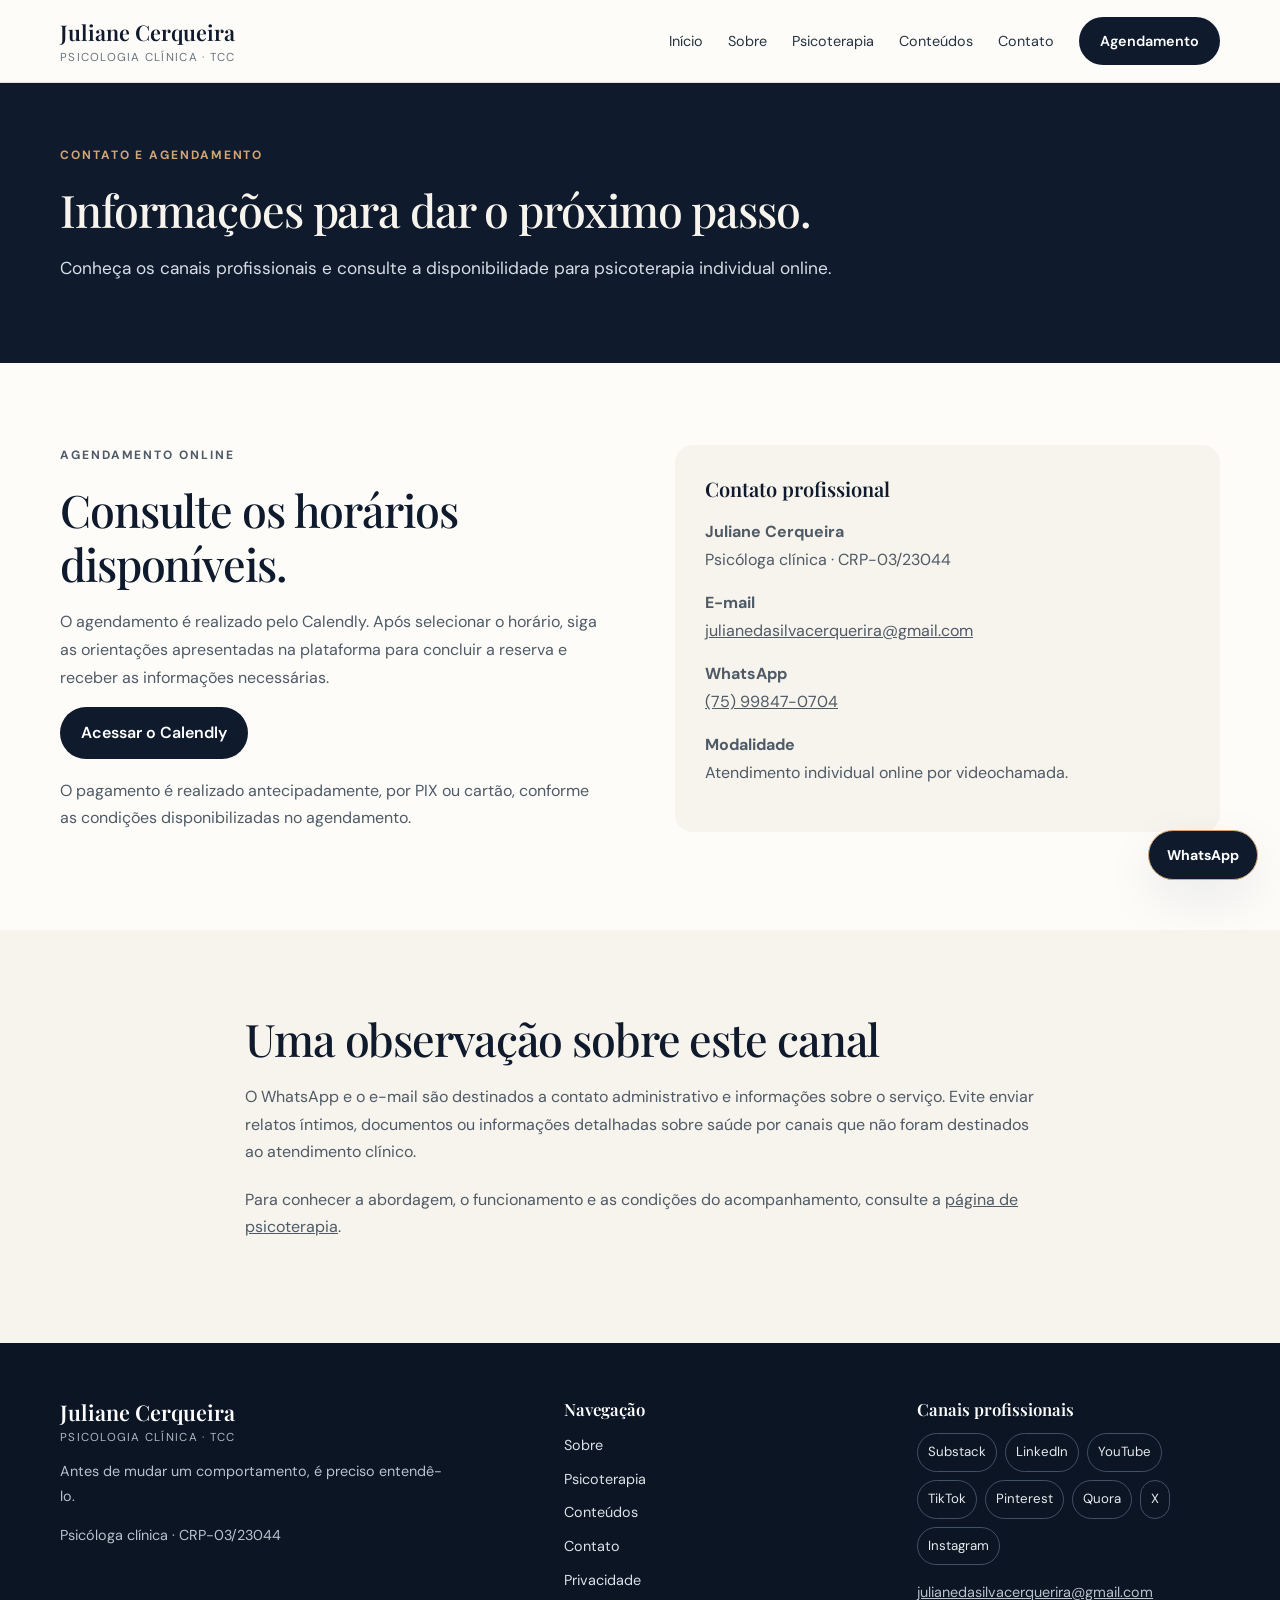
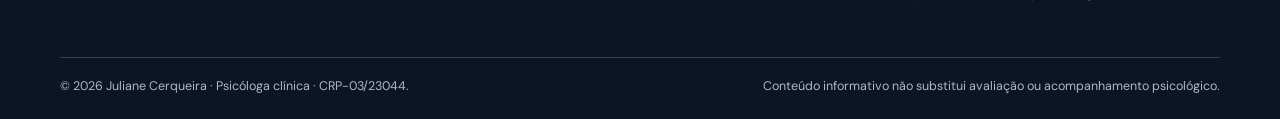
<file: contato.html>
<!doctype html>
<html lang="pt-BR">
<head>
<meta charset="utf-8">
<meta name="viewport" content="width=device-width, initial-scale=1">
<meta name="robots" content="index,follow,max-image-preview:large">
<meta name="description" content="Canais de contato e agendamento de psicoterapia individual online com Juliane Cerqueira, psicóloga clínica, CRP-03/23044.">
<meta name="theme-color" content="#0F1B2D">
<title>Contato e Agendamento | Juliane Cerqueira</title>
<link rel="canonical" href="https://julianecerqueirapsicologa.netlify.app/contato.html">
<link rel="icon" href="favicon.svg" type="image/svg+xml">
<link rel="icon" href="favicon.ico" sizes="any">
<link rel="apple-touch-icon" href="assets/favicon-512.png">
<link rel="preconnect" href="https://fonts.googleapis.com">
<link rel="preconnect" href="https://fonts.gstatic.com" crossorigin>
<link href="https://fonts.googleapis.com/css2?family=DM+Sans:wght@400;500;600;700&family=Playfair+Display:wght@500;600;700&display=swap" rel="stylesheet">
<link rel="stylesheet" href="styles.css">
<meta property="og:locale" content="pt_BR">
<meta property="og:type" content="website">
<meta property="og:site_name" content="Juliane Cerqueira | Psicologia Clínica">
<meta property="og:title" content="Contato e Agendamento | Juliane Cerqueira">
<meta property="og:description" content="Canais de contato e agendamento de psicoterapia individual online com Juliane Cerqueira, psicóloga clínica, CRP-03/23044.">
<meta property="og:url" content="https://julianecerqueirapsicologa.netlify.app/contato.html">
<meta property="og:image" content="https://julianecerqueirapsicologa.netlify.app/assets/juliane-cerqueira.webp">
<meta name="twitter:card" content="summary_large_image">
<meta name="twitter:title" content="Contato e Agendamento | Juliane Cerqueira">
<meta name="twitter:description" content="Canais de contato e agendamento de psicoterapia individual online com Juliane Cerqueira, psicóloga clínica, CRP-03/23044.">
<meta name="twitter:image" content="https://julianecerqueirapsicologa.netlify.app/assets/juliane-cerqueira.webp">
<meta name="author" content="Juliane Cerqueira">
<meta name="application-name" content="Juliane Cerqueira | Psicologia Clínica">
<script type="application/ld+json">
[
  {
    "@context": "https://schema.org",
    "@type": "Person",
    "@id": "https://julianecerqueirapsicologa.netlify.app/#juliane-cerqueira",
    "name": "Juliane Cerqueira",
    "jobTitle": "Psicóloga clínica",
    "description": "Psicóloga clínica com atuação orientada pela Terapia Cognitivo-Comportamental (TCC).",
    "identifier": { "@type": "PropertyValue", "propertyID": "CRP", "value": "CRP-03/23044" },
    "image": "https://julianecerqueirapsicologa.netlify.app/assets/juliane-cerqueira.webp",
    "url": "https://julianecerqueirapsicologa.netlify.app/",
    "sameAs": [
      "https://substack.com/@julianecerqueirapsi",
      "https://www.linkedin.com/in/julianescerqueira/",
      "https://www.youtube.com/@Julianecerqueirapsicologa",
      "https://www.tiktok.com/@julianecpsicologa",
      "https://br.pinterest.com/julianecerquerirapsicologa/",
      "https://pt.quora.com/profile/Juliane-Cerqueira-1",
      "https://x.com/julianepsicolog",
      "https://www.instagram.com/julianecerqueira.psicologa/"
    ],
    "knowsAbout": ["Psicologia clínica", "Terapia Cognitivo-Comportamental", "Psicoterapia online", "Ansiedade", "Regulação emocional", "Pensamentos e comportamentos"]
  },
  {
    "@context": "https://schema.org",
    "@type": "WebSite",
    "@id": "https://julianecerqueirapsicologa.netlify.app/#website",
    "url": "https://julianecerqueirapsicologa.netlify.app/",
    "name": "Juliane Cerqueira | Psicologia Clínica",
    "inLanguage": "pt-BR",
    "publisher": { "@id": "https://julianecerqueirapsicologa.netlify.app/#juliane-cerqueira" }
  },
  {
    "@context": "https://schema.org",
    "@type": "WebPage",
    "name": "Contato e Agendamento | Juliane Cerqueira",
    "url": "https://julianecerqueirapsicologa.netlify.app/contato.html",
    "description": "Canais de contato e agendamento de psicoterapia individual online com Juliane Cerqueira, psicóloga clínica, CRP-03/23044.",
    "inLanguage": "pt-BR",
    "about": { "@id": "https://julianecerqueirapsicologa.netlify.app/#juliane-cerqueira" }
  }
]
</script>
</head>
<body><a class="skip-link" href="#conteudo">Pular para o conteúdo</a>
<header class="site-header"><div class="container nav-wrap">
<a class="brand" href="index.html" aria-label="Juliane Cerqueira, página inicial"><span class="brand-name">Juliane Cerqueira</span><span class="brand-role">Psicologia Clínica · TCC</span></a>
<button class="menu-toggle" type="button" aria-expanded="false" aria-controls="main-nav" aria-label="Abrir menu"><span>Menu</span></button>
<nav id="main-nav" class="main-nav" aria-label="Navegação principal">
<a href="index.html">Início</a><a href="sobre.html">Sobre</a><a href="psicoterapia.html">Psicoterapia</a><a href="conteudos.html">Conteúdos</a><a href="contato.html" aria-current="page">Contato</a><a class="nav-cta" href="https://calendly.com/julianedasilvacerquerira/juliane-cerqueira-psicologa-clinica-tcc" target="_blank" rel="noopener noreferrer">Agendamento</a>
</nav></div></header>
<main id="conteudo">
<section class="page-hero"><div class="container"><p class="eyebrow">Contato e agendamento</p><h1>Informações para dar o próximo passo.</h1><p class="lead">Conheça os canais profissionais e consulte a disponibilidade para psicoterapia individual online.</p></div></section>
<section class="section"><div class="container split">
<div><p class="eyebrow">Agendamento online</p><h2>Consulte os horários disponíveis.</h2><p>O agendamento é realizado pelo Calendly. Após selecionar o horário, siga as orientações apresentadas na plataforma para concluir a reserva e receber as informações necessárias.</p><a class="button button-primary" href="https://calendly.com/julianedasilvacerquerira/juliane-cerqueira-psicologa-clinica-tcc" target="_blank" rel="noopener noreferrer">Acessar o Calendly</a><p style="margin-top:18px">O pagamento é realizado antecipadamente, por PIX ou cartão, conforme as condições disponibilizadas no agendamento.</p></div>
<div class="soft-panel"><h3>Contato profissional</h3><p><strong>Juliane Cerqueira</strong><br>Psicóloga clínica · CRP-03/23044</p><p><strong>E-mail</strong><br><a href="mailto:julianedasilvacerquerira@gmail.com">julianedasilvacerquerira@gmail.com</a></p><p><strong>WhatsApp</strong><br><a href="https://wa.me/5575998470704" target="_blank" rel="noopener noreferrer">(75) 99847-0704</a></p><p><strong>Modalidade</strong><br>Atendimento individual online por videochamada.</p></div>
</div></section>
<section class="section section-light"><div class="container narrow"><h2>Uma observação sobre este canal</h2><p>O WhatsApp e o e-mail são destinados a contato administrativo e informações sobre o serviço. Evite enviar relatos íntimos, documentos ou informações detalhadas sobre saúde por canais que não foram destinados ao atendimento clínico.</p><p>Para conhecer a abordagem, o funcionamento e as condições do acompanhamento, consulte a <a href="psicoterapia.html">página de psicoterapia</a>.</p></div></section>
</main>
<footer class="site-footer"><div class="container footer-grid">
<div><a class="brand brand-footer" href="index.html"><span class="brand-name">Juliane Cerqueira</span><span class="brand-role">Psicologia Clínica · TCC</span></a><p>Antes de mudar um comportamento, é preciso entendê-lo.</p><p>Psicóloga clínica · CRP-03/23044</p></div>
<div><h2 class="footer-title">Navegação</h2><div class="footer-links"><a href="sobre.html">Sobre</a><a href="psicoterapia.html">Psicoterapia</a><a href="conteudos.html">Conteúdos</a><a href="contato.html">Contato</a><a href="politica-de-privacidade.html">Privacidade</a></div></div>
<div><h2 class="footer-title">Canais profissionais</h2><div class="social-links"><a href="https://substack.com/@julianecerqueirapsi" target="_blank" rel="noopener noreferrer">Substack</a>
<a href="https://www.linkedin.com/in/julianescerqueira/" target="_blank" rel="noopener noreferrer">LinkedIn</a>
<a href="https://www.youtube.com/@Julianecerqueirapsicologa" target="_blank" rel="noopener noreferrer">YouTube</a>
<a href="https://www.tiktok.com/@julianecpsicologa" target="_blank" rel="noopener noreferrer">TikTok</a>
<a href="https://br.pinterest.com/julianecerquerirapsicologa/" target="_blank" rel="noopener noreferrer">Pinterest</a>
<a href="https://pt.quora.com/profile/Juliane-Cerqueira-1" target="_blank" rel="noopener noreferrer">Quora</a>
<a href="https://x.com/julianepsicolog" target="_blank" rel="noopener noreferrer">X</a>
<a href="https://www.instagram.com/julianecerqueira.psicologa/" target="_blank" rel="noopener noreferrer">Instagram</a></div><p><a href="mailto:julianedasilvacerquerira@gmail.com">julianedasilvacerquerira@gmail.com</a></p></div>
</div><div class="container footer-bottom"><span>© <span id="year"></span> Juliane Cerqueira · Psicóloga clínica · CRP-03/23044.</span><span>Conteúdo informativo não substitui avaliação ou acompanhamento psicológico.</span></div></footer>
<a class="whatsapp-float" href="https://wa.me/5575998470704" target="_blank" rel="noopener noreferrer" aria-label="Conversar pelo WhatsApp">WhatsApp</a><script src="script.js" defer></script></body></html>
</file>
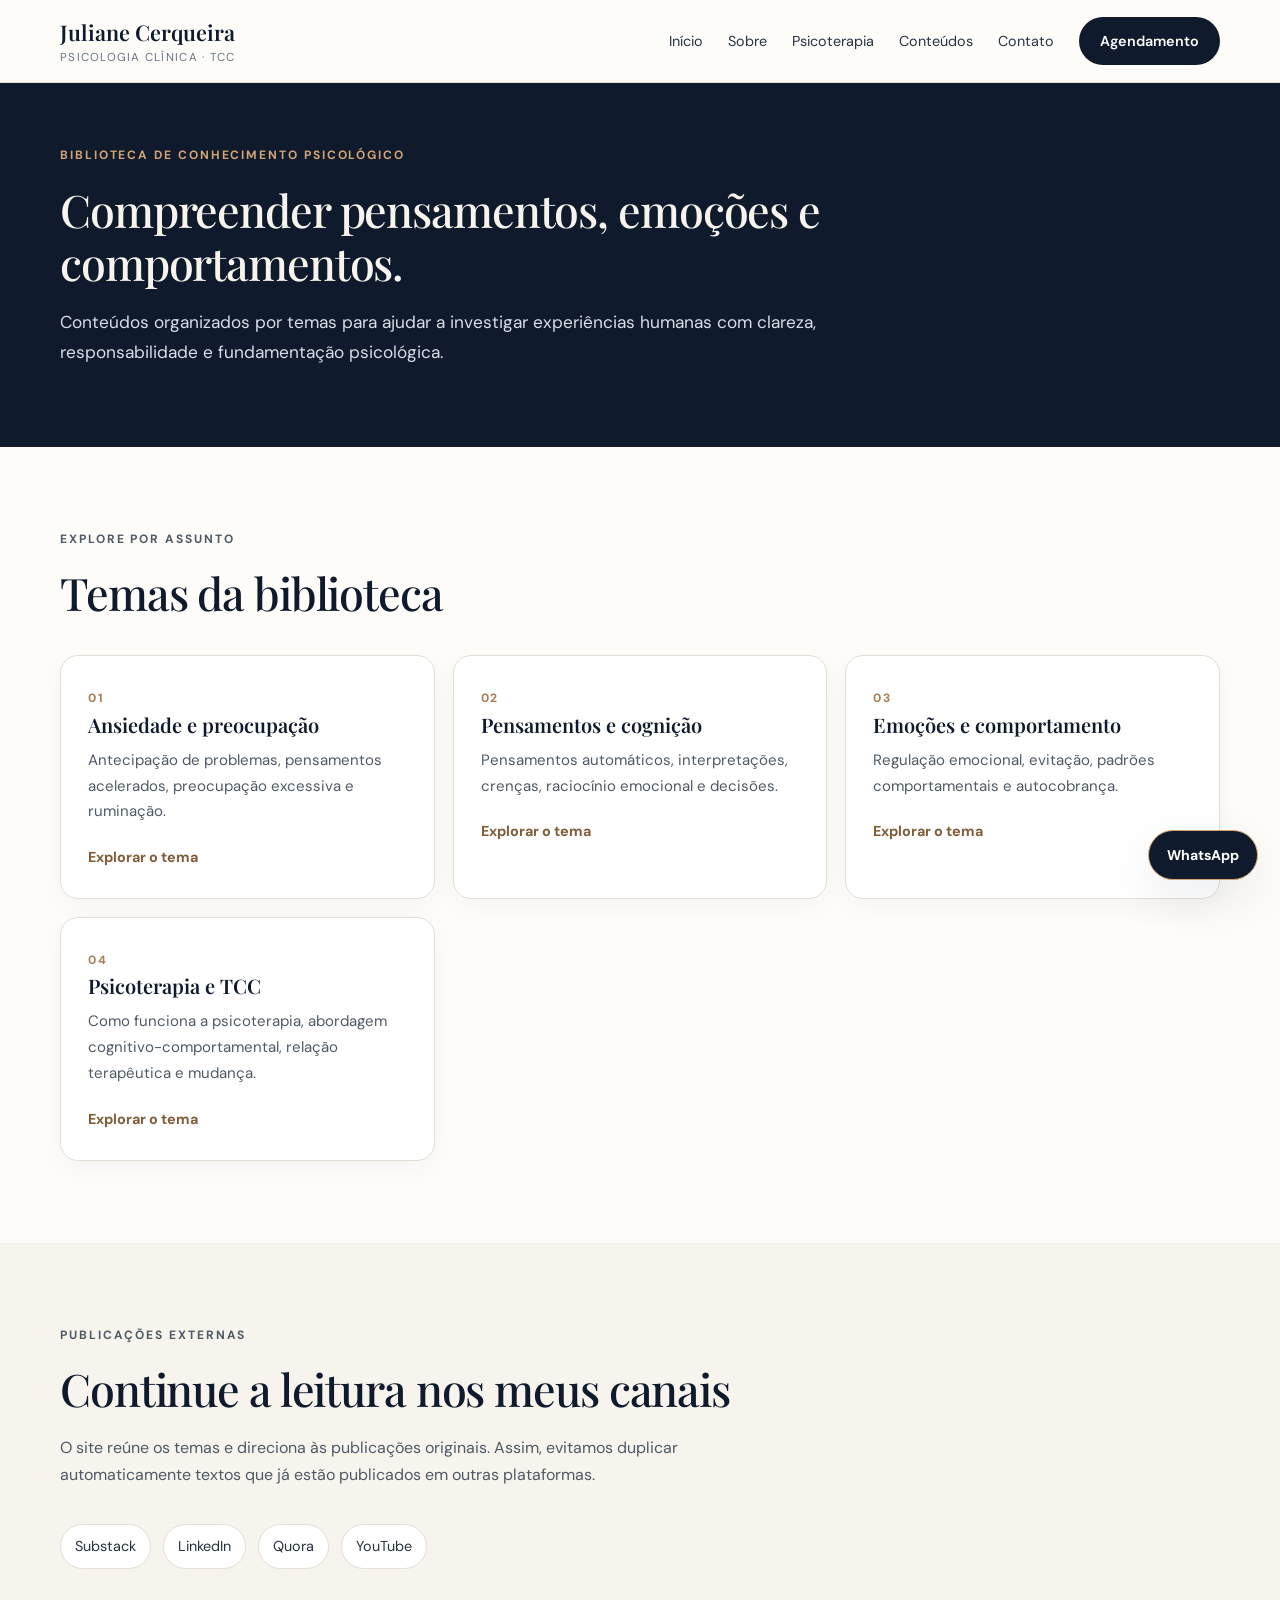
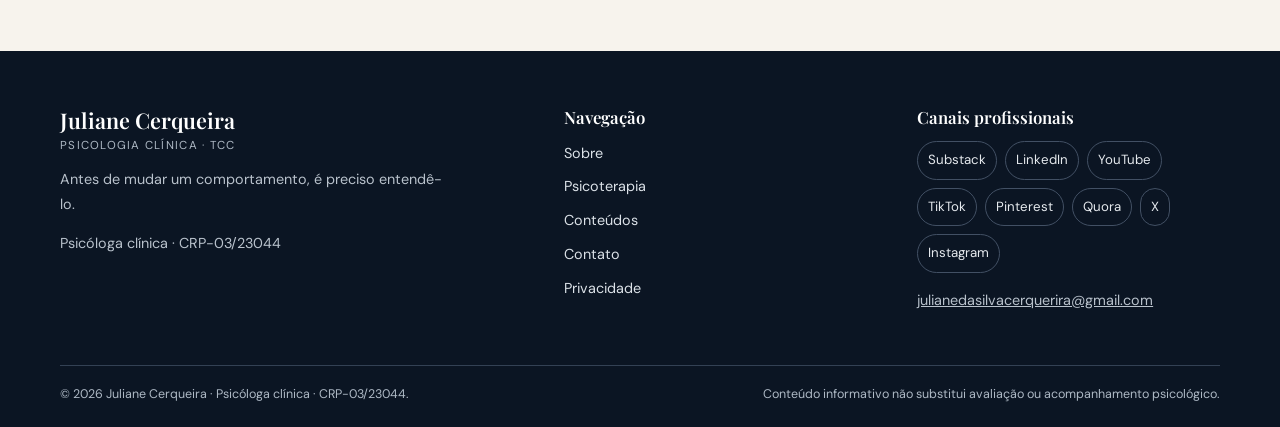
<file: conteudos.html>
<!doctype html>
<html lang="pt-BR">
<head>
<meta charset="utf-8">
<meta name="viewport" content="width=device-width, initial-scale=1">
<meta name="robots" content="index,follow,max-image-preview:large">
<meta name="description" content="Biblioteca de conteúdos sobre ansiedade, pensamentos, emoções, comportamento humano, psicoterapia e Terapia Cognitivo-Comportamental.">
<meta name="theme-color" content="#0F1B2D">
<title>Conteúdos de Psicologia | Juliane Cerqueira</title>
<link rel="canonical" href="https://julianecerqueirapsicologa.netlify.app/conteudos.html">
<link rel="icon" href="favicon.svg" type="image/svg+xml">
<link rel="icon" href="favicon.ico" sizes="any">
<link rel="apple-touch-icon" href="assets/favicon-512.png">
<link rel="preconnect" href="https://fonts.googleapis.com">
<link rel="preconnect" href="https://fonts.gstatic.com" crossorigin>
<link href="https://fonts.googleapis.com/css2?family=DM+Sans:wght@400;500;600;700&family=Playfair+Display:wght@500;600;700&display=swap" rel="stylesheet">
<link rel="stylesheet" href="styles.css">
<meta property="og:locale" content="pt_BR">
<meta property="og:type" content="website">
<meta property="og:site_name" content="Juliane Cerqueira | Psicologia Clínica">
<meta property="og:title" content="Conteúdos de Psicologia | Juliane Cerqueira">
<meta property="og:description" content="Biblioteca de conteúdos sobre ansiedade, pensamentos, emoções, comportamento humano, psicoterapia e Terapia Cognitivo-Comportamental.">
<meta property="og:url" content="https://julianecerqueirapsicologa.netlify.app/conteudos.html">
<meta property="og:image" content="https://julianecerqueirapsicologa.netlify.app/assets/juliane-cerqueira.webp">
<meta name="twitter:card" content="summary_large_image">
<meta name="twitter:title" content="Conteúdos de Psicologia | Juliane Cerqueira">
<meta name="twitter:description" content="Biblioteca de conteúdos sobre ansiedade, pensamentos, emoções, comportamento humano, psicoterapia e Terapia Cognitivo-Comportamental.">
<meta name="twitter:image" content="https://julianecerqueirapsicologa.netlify.app/assets/juliane-cerqueira.webp">
<meta name="author" content="Juliane Cerqueira">
<meta name="application-name" content="Juliane Cerqueira | Psicologia Clínica">
<script type="application/ld+json">
[
  {
    "@context": "https://schema.org",
    "@type": "Person",
    "@id": "https://julianecerqueirapsicologa.netlify.app/#juliane-cerqueira",
    "name": "Juliane Cerqueira",
    "jobTitle": "Psicóloga clínica",
    "description": "Psicóloga clínica com atuação orientada pela Terapia Cognitivo-Comportamental (TCC).",
    "identifier": { "@type": "PropertyValue", "propertyID": "CRP", "value": "CRP-03/23044" },
    "image": "https://julianecerqueirapsicologa.netlify.app/assets/juliane-cerqueira.webp",
    "url": "https://julianecerqueirapsicologa.netlify.app/",
    "sameAs": [
      "https://substack.com/@julianecerqueirapsi",
      "https://www.linkedin.com/in/julianescerqueira/",
      "https://www.youtube.com/@Julianecerqueirapsicologa",
      "https://www.tiktok.com/@julianecpsicologa",
      "https://br.pinterest.com/julianecerquerirapsicologa/",
      "https://pt.quora.com/profile/Juliane-Cerqueira-1",
      "https://x.com/julianepsicolog",
      "https://www.instagram.com/julianecerqueira.psicologa/"
    ],
    "knowsAbout": ["Psicologia clínica", "Terapia Cognitivo-Comportamental", "Psicoterapia online", "Ansiedade", "Regulação emocional", "Pensamentos e comportamentos"]
  },
  {
    "@context": "https://schema.org",
    "@type": "WebSite",
    "@id": "https://julianecerqueirapsicologa.netlify.app/#website",
    "url": "https://julianecerqueirapsicologa.netlify.app/",
    "name": "Juliane Cerqueira | Psicologia Clínica",
    "inLanguage": "pt-BR",
    "publisher": { "@id": "https://julianecerqueirapsicologa.netlify.app/#juliane-cerqueira" }
  },
  {
    "@context": "https://schema.org",
    "@type": "WebPage",
    "name": "Conteúdos de Psicologia | Juliane Cerqueira",
    "url": "https://julianecerqueirapsicologa.netlify.app/conteudos.html",
    "description": "Biblioteca de conteúdos sobre ansiedade, pensamentos, emoções, comportamento humano, psicoterapia e Terapia Cognitivo-Comportamental.",
    "inLanguage": "pt-BR",
    "about": { "@id": "https://julianecerqueirapsicologa.netlify.app/#juliane-cerqueira" }
  }
]
</script>
</head>
<body><a class="skip-link" href="#conteudo">Pular para o conteúdo</a>
<header class="site-header"><div class="container nav-wrap">
<a class="brand" href="index.html" aria-label="Juliane Cerqueira, página inicial"><span class="brand-name">Juliane Cerqueira</span><span class="brand-role">Psicologia Clínica · TCC</span></a>
<button class="menu-toggle" type="button" aria-expanded="false" aria-controls="main-nav" aria-label="Abrir menu"><span>Menu</span></button>
<nav id="main-nav" class="main-nav" aria-label="Navegação principal">
<a href="index.html">Início</a><a href="sobre.html">Sobre</a><a href="psicoterapia.html">Psicoterapia</a><a href="conteudos.html" aria-current="page">Conteúdos</a><a href="contato.html">Contato</a><a class="nav-cta" href="https://calendly.com/julianedasilvacerquerira/juliane-cerqueira-psicologa-clinica-tcc" target="_blank" rel="noopener noreferrer">Agendamento</a>
</nav></div></header>
<main id="conteudo">
<section class="page-hero"><div class="container"><p class="eyebrow">Biblioteca de conhecimento psicológico</p><h1>Compreender pensamentos, emoções e comportamentos.</h1><p class="lead">Conteúdos organizados por temas para ajudar a investigar experiências humanas com clareza, responsabilidade e fundamentação psicológica.</p></div></section>
<section class="section"><div class="container"><div class="section-heading"><p class="eyebrow">Explore por assunto</p><h2>Temas da biblioteca</h2></div><div class="cards-grid">
<article class="info-card"><span class="card-index">01</span><h3>Ansiedade e preocupação</h3><p>Antecipação de problemas, pensamentos acelerados, preocupação excessiva e ruminação.</p><a class="text-link" href="https://substack.com/@julianecerqueirapsi" target="_blank" rel="noopener noreferrer">Explorar o tema</a></article>
<article class="info-card"><span class="card-index">02</span><h3>Pensamentos e cognição</h3><p>Pensamentos automáticos, interpretações, crenças, raciocínio emocional e decisões.</p><a class="text-link" href="https://substack.com/@julianecerqueirapsi" target="_blank" rel="noopener noreferrer">Explorar o tema</a></article>
<article class="info-card"><span class="card-index">03</span><h3>Emoções e comportamento</h3><p>Regulação emocional, evitação, padrões comportamentais e autocobrança.</p><a class="text-link" href="https://substack.com/@julianecerqueirapsi" target="_blank" rel="noopener noreferrer">Explorar o tema</a></article>
<article class="info-card"><span class="card-index">04</span><h3>Psicoterapia e TCC</h3><p>Como funciona a psicoterapia, abordagem cognitivo-comportamental, relação terapêutica e mudança.</p><a class="text-link" href="psicoterapia.html">Explorar o tema</a></article>
</div></div></section>
<section class="section section-light"><div class="container"><div class="section-heading"><p class="eyebrow">Publicações externas</p><h2>Continue a leitura nos meus canais</h2><p>O site reúne os temas e direciona às publicações originais. Assim, evitamos duplicar automaticamente textos que já estão publicados em outras plataformas.</p></div><div class="external-links"><a href="https://substack.com/@julianecerqueirapsi" target="_blank" rel="noopener noreferrer">Substack</a><a href="https://www.linkedin.com/in/julianescerqueira/" target="_blank" rel="noopener noreferrer">LinkedIn</a><a href="https://pt.quora.com/profile/Juliane-Cerqueira-1" target="_blank" rel="noopener noreferrer">Quora</a><a href="https://www.youtube.com/@Julianecerqueirapsicologa" target="_blank" rel="noopener noreferrer">YouTube</a></div></div></section>
</main>
<footer class="site-footer"><div class="container footer-grid">
<div><a class="brand brand-footer" href="index.html"><span class="brand-name">Juliane Cerqueira</span><span class="brand-role">Psicologia Clínica · TCC</span></a><p>Antes de mudar um comportamento, é preciso entendê-lo.</p><p>Psicóloga clínica · CRP-03/23044</p></div>
<div><h2 class="footer-title">Navegação</h2><div class="footer-links"><a href="sobre.html">Sobre</a><a href="psicoterapia.html">Psicoterapia</a><a href="conteudos.html">Conteúdos</a><a href="contato.html">Contato</a><a href="politica-de-privacidade.html">Privacidade</a></div></div>
<div><h2 class="footer-title">Canais profissionais</h2><div class="social-links"><a href="https://substack.com/@julianecerqueirapsi" target="_blank" rel="noopener noreferrer">Substack</a>
<a href="https://www.linkedin.com/in/julianescerqueira/" target="_blank" rel="noopener noreferrer">LinkedIn</a>
<a href="https://www.youtube.com/@Julianecerqueirapsicologa" target="_blank" rel="noopener noreferrer">YouTube</a>
<a href="https://www.tiktok.com/@julianecpsicologa" target="_blank" rel="noopener noreferrer">TikTok</a>
<a href="https://br.pinterest.com/julianecerquerirapsicologa/" target="_blank" rel="noopener noreferrer">Pinterest</a>
<a href="https://pt.quora.com/profile/Juliane-Cerqueira-1" target="_blank" rel="noopener noreferrer">Quora</a>
<a href="https://x.com/julianepsicolog" target="_blank" rel="noopener noreferrer">X</a>
<a href="https://www.instagram.com/julianecerqueira.psicologa/" target="_blank" rel="noopener noreferrer">Instagram</a></div><p><a href="mailto:julianedasilvacerquerira@gmail.com">julianedasilvacerquerira@gmail.com</a></p></div>
</div><div class="container footer-bottom"><span>© <span id="year"></span> Juliane Cerqueira · Psicóloga clínica · CRP-03/23044.</span><span>Conteúdo informativo não substitui avaliação ou acompanhamento psicológico.</span></div></footer>
<a class="whatsapp-float" href="https://wa.me/5575998470704" target="_blank" rel="noopener noreferrer" aria-label="Conversar pelo WhatsApp">WhatsApp</a><script src="script.js" defer></script></body></html>
</file>
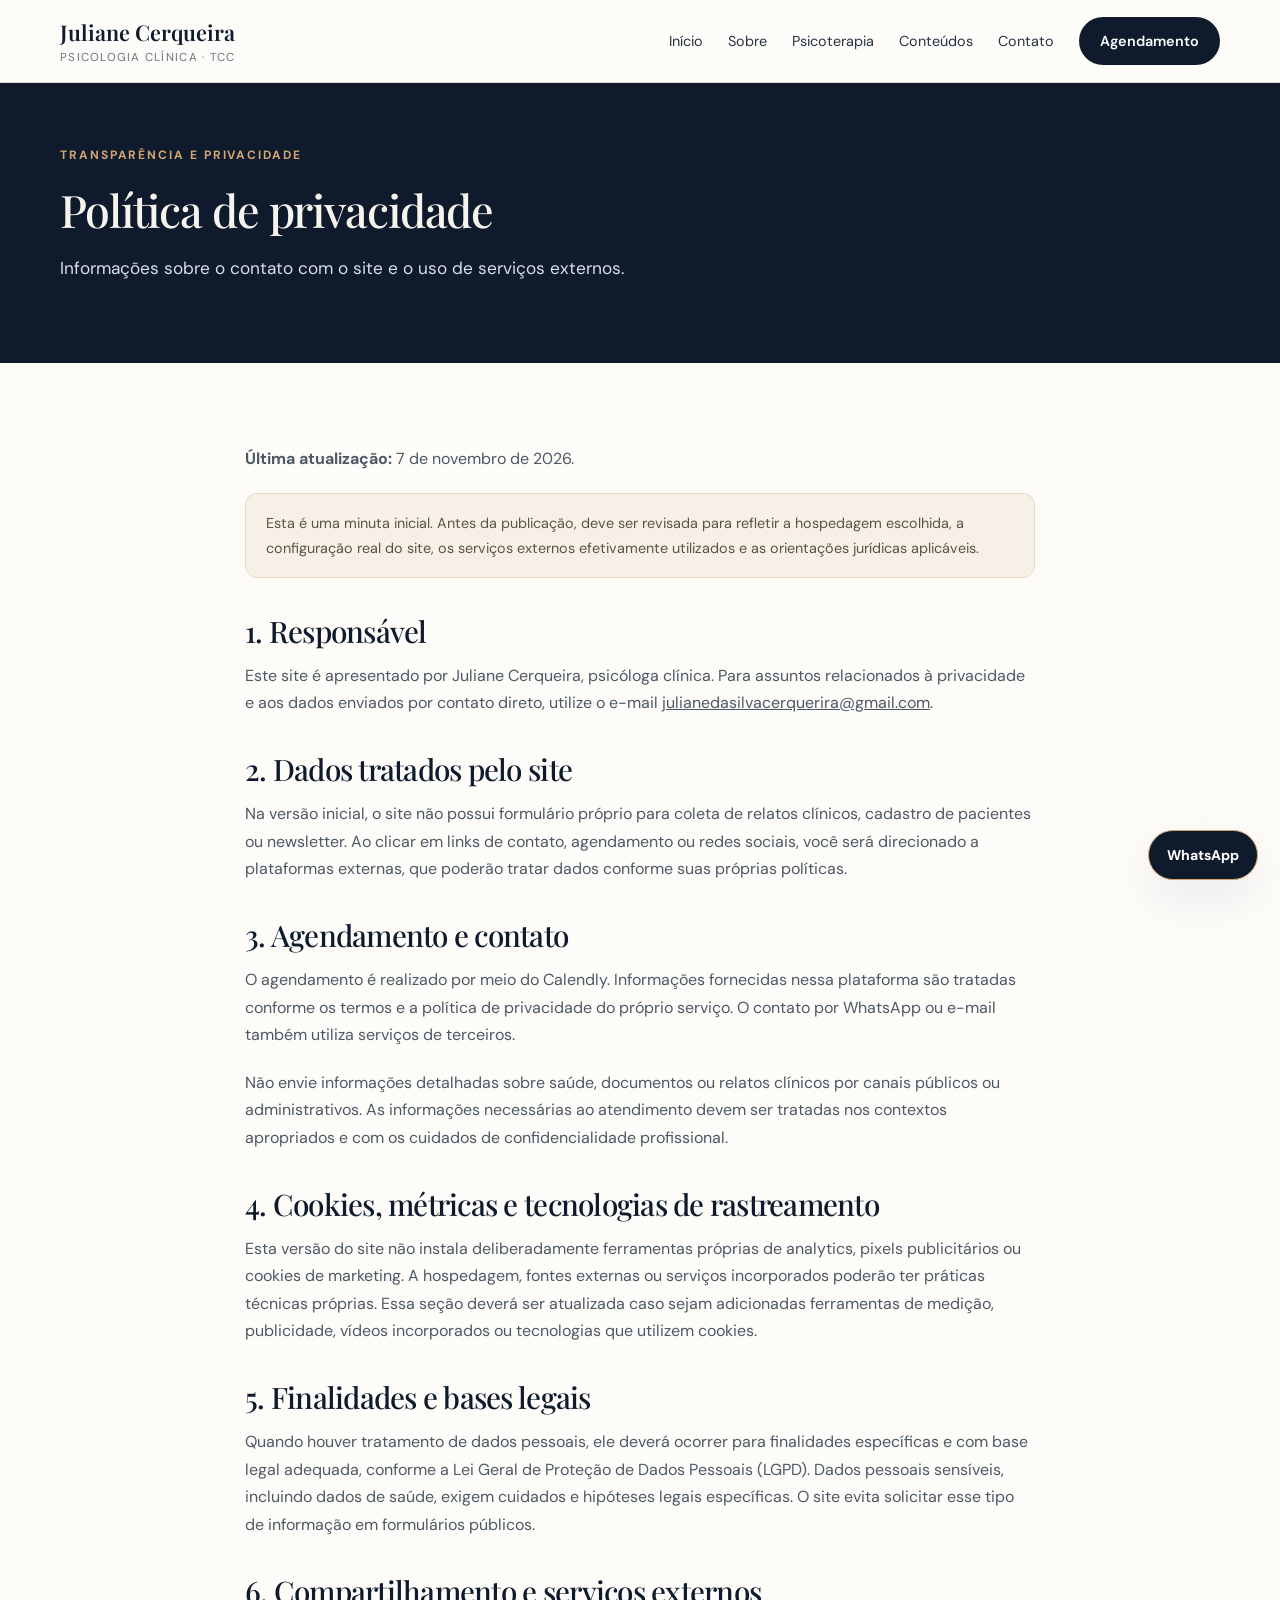
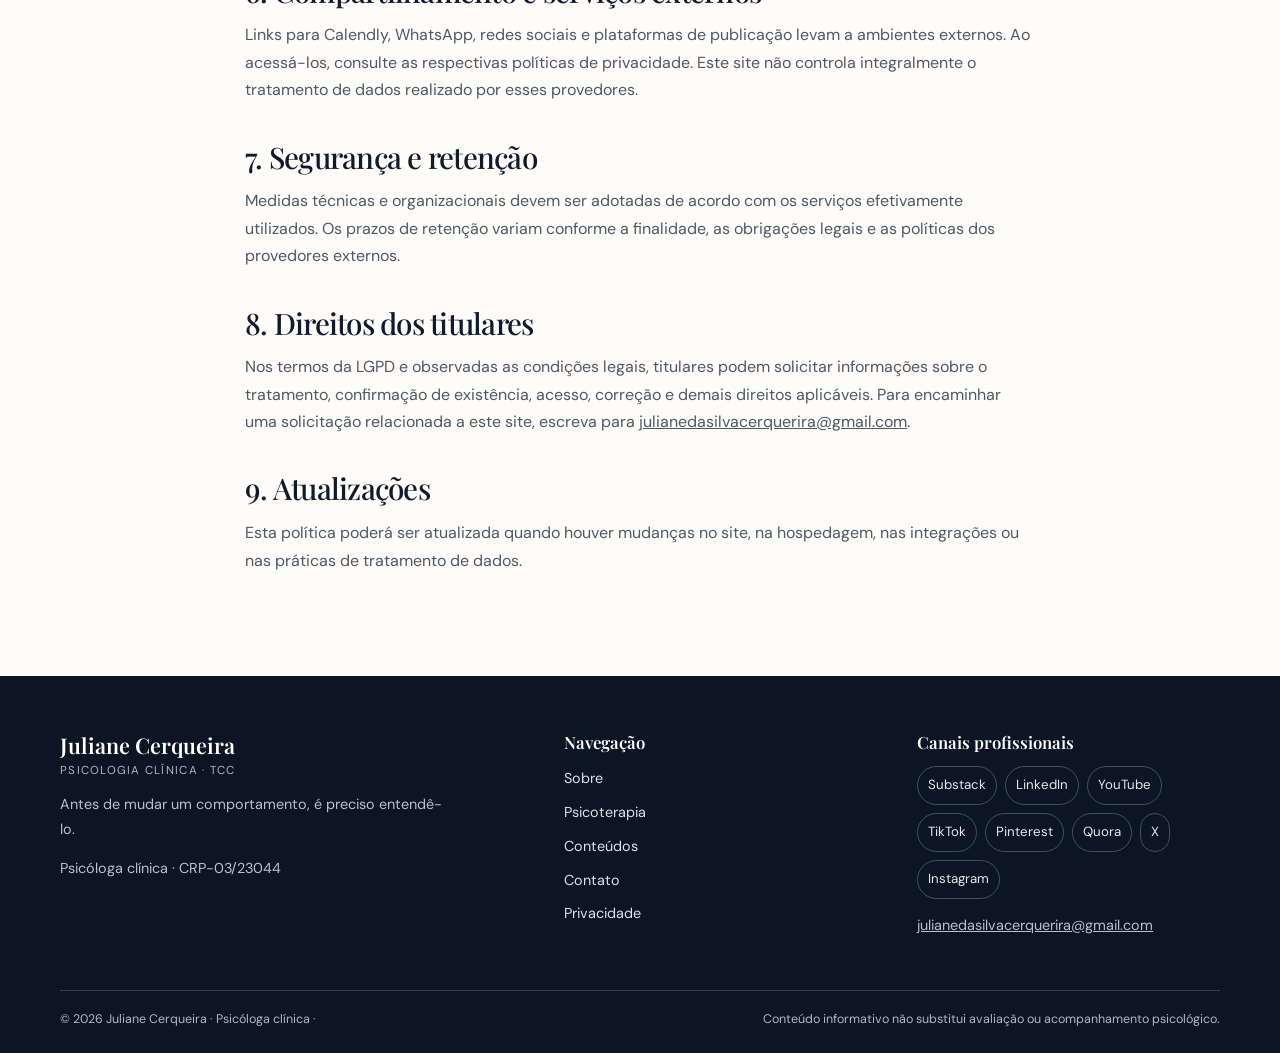
<file: politica-de-privacidade.html>
<!doctype html>
<html lang="pt-BR">
<head>
<meta charset="utf-8">
<meta name="viewport" content="width=device-width, initial-scale=1">
<meta name="robots" content="index,follow,max-image-preview:large">
<meta name="description" content="Política de privacidade do site profissional de Juliane Cerqueira, psicóloga clínica.">
<meta name="theme-color" content="#0F1B2D">
<title>Política de Privacidade | Juliane Cerqueira</title>
<link rel="canonical" href="https://julianecerqueirapsicologa.netlify.app/politica-de-privacidade.html">
<link rel="icon" href="favicon.svg" type="image/svg+xml">
<link rel="icon" href="favicon.ico" sizes="any">
<link rel="apple-touch-icon" href="assets/favicon-512.png">
<link rel="preconnect" href="https://fonts.googleapis.com">
<link rel="preconnect" href="https://fonts.gstatic.com" crossorigin>
<link href="https://fonts.googleapis.com/css2?family=DM+Sans:wght@400;500;600;700&family=Playfair+Display:wght@500;600;700&display=swap" rel="stylesheet">
<link rel="stylesheet" href="styles.css">
<meta property="og:locale" content="pt_BR">
<meta property="og:type" content="website">
<meta property="og:site_name" content="Juliane Cerqueira | Psicologia Clínica">
<meta property="og:title" content="Política de Privacidade | Juliane Cerqueira">
<meta property="og:description" content="Política de privacidade do site profissional de Juliane Cerqueira, psicóloga clínica.">
<meta property="og:url" content="https://julianecerqueirapsicologa.netlify.app/politica-de-privacidade.html">
<meta property="og:image" content="https://julianecerqueirapsicologa.netlify.app/assets/juliane-cerqueira.webp">
<meta name="twitter:card" content="summary_large_image">
<meta name="twitter:title" content="Política de Privacidade | Juliane Cerqueira">
<meta name="twitter:description" content="Política de privacidade do site profissional de Juliane Cerqueira, psicóloga clínica.">
<meta name="twitter:image" content="https://julianecerqueirapsicologa.netlify.app/assets/juliane-cerqueira.webp">
<meta name="author" content="Juliane Cerqueira">
<meta name="application-name" content="Juliane Cerqueira | Psicologia Clínica">
<script type="application/ld+json">
[
  {
    "@context": "https://schema.org",
    "@type": "Person",
    "@id": "https://julianecerqueirapsicologa.netlify.app/#juliane-cerqueira",
    "name": "Juliane Cerqueira",
    "jobTitle": "Psicóloga clínica",
    "description": "Psicóloga clínica com atuação orientada pela Terapia Cognitivo-Comportamental (TCC).",
    "identifier": { "@type": "PropertyValue", "propertyID": "CRP", "value": "CRP-03/23044" },
    "image": "https://julianecerqueirapsicologa.netlify.app/assets/juliane-cerqueira.webp",
    "url": "https://julianecerqueirapsicologa.netlify.app/",
    "sameAs": [
      "https://substack.com/@julianecerqueirapsi",
      "https://www.linkedin.com/in/julianescerqueira/",
      "https://www.youtube.com/@Julianecerqueirapsicologa",
      "https://www.tiktok.com/@julianecpsicologa",
      "https://br.pinterest.com/julianecerquerirapsicologa/",
      "https://pt.quora.com/profile/Juliane-Cerqueira-1",
      "https://x.com/julianepsicolog",
      "https://www.instagram.com/julianecerqueira.psicologa/"
    ],
    "knowsAbout": ["Psicologia clínica", "Terapia Cognitivo-Comportamental", "Psicoterapia online", "Ansiedade", "Regulação emocional", "Pensamentos e comportamentos"]
  },
  {
    "@context": "https://schema.org",
    "@type": "WebSite",
    "@id": "https://julianecerqueirapsicologa.netlify.app/#website",
    "url": "https://julianecerqueirapsicologa.netlify.app/",
    "name": "Juliane Cerqueira | Psicologia Clínica",
    "inLanguage": "pt-BR",
    "publisher": { "@id": "https://julianecerqueirapsicologa.netlify.app/#juliane-cerqueira" }
  },
  {
    "@context": "https://schema.org",
    "@type": "WebPage",
    "name": "Política de Privacidade | Juliane Cerqueira",
    "url": "https://julianecerqueirapsicologa.netlify.app/politica-de-privacidade.html",
    "description": "Política de privacidade do site profissional de Juliane Cerqueira, psicóloga clínica.",
    "inLanguage": "pt-BR",
    "about": { "@id": "https://julianecerqueirapsicologa.netlify.app/#juliane-cerqueira" }
  }
]
</script>
</head>
<body><a class="skip-link" href="#conteudo">Pular para o conteúdo</a>
<header class="site-header"><div class="container nav-wrap">
<a class="brand" href="index.html" aria-label="Juliane Cerqueira, página inicial"><span class="brand-name">Juliane Cerqueira</span><span class="brand-role">Psicologia Clínica · TCC</span></a>
<button class="menu-toggle" type="button" aria-expanded="false" aria-controls="main-nav" aria-label="Abrir menu"><span>Menu</span></button>
<nav id="main-nav" class="main-nav" aria-label="Navegação principal">
<a href="index.html">Início</a><a href="sobre.html">Sobre</a><a href="psicoterapia.html">Psicoterapia</a><a href="conteudos.html">Conteúdos</a><a href="contato.html">Contato</a><a class="nav-cta" href="https://calendly.com/julianedasilvacerquerira/juliane-cerqueira-psicologa-clinica-tcc" target="_blank" rel="noopener noreferrer">Agendamento</a>
</nav></div></header>
<main id="conteudo">
<section class="page-hero"><div class="container"><p class="eyebrow">Transparência e privacidade</p><h1>Política de privacidade</h1><p class="lead">Informações sobre o contato com o site e o uso de serviços externos.</p></div></section>
<section class="section"><div class="container narrow article-body">
<p><strong>Última atualização:</strong> 7 de novembro de 2026.</p>
<div class="notice">Esta é uma minuta inicial. Antes da publicação, deve ser revisada para refletir a hospedagem escolhida, a configuração real do site, os serviços externos efetivamente utilizados e as orientações jurídicas aplicáveis.</div>
<h2>1. Responsável</h2><p>Este site é apresentado por Juliane Cerqueira, psicóloga clínica. Para assuntos relacionados à privacidade e aos dados enviados por contato direto, utilize o e-mail <a href="mailto:julianedasilvacerquerira@gmail.com">julianedasilvacerquerira@gmail.com</a>.</p>
<h2>2. Dados tratados pelo site</h2><p>Na versão inicial, o site não possui formulário próprio para coleta de relatos clínicos, cadastro de pacientes ou newsletter. Ao clicar em links de contato, agendamento ou redes sociais, você será direcionado a plataformas externas, que poderão tratar dados conforme suas próprias políticas.</p>
<h2>3. Agendamento e contato</h2><p>O agendamento é realizado por meio do Calendly. Informações fornecidas nessa plataforma são tratadas conforme os termos e a política de privacidade do próprio serviço. O contato por WhatsApp ou e-mail também utiliza serviços de terceiros.</p><p>Não envie informações detalhadas sobre saúde, documentos ou relatos clínicos por canais públicos ou administrativos. As informações necessárias ao atendimento devem ser tratadas nos contextos apropriados e com os cuidados de confidencialidade profissional.</p>
<h2>4. Cookies, métricas e tecnologias de rastreamento</h2><p>Esta versão do site não instala deliberadamente ferramentas próprias de analytics, pixels publicitários ou cookies de marketing. A hospedagem, fontes externas ou serviços incorporados poderão ter práticas técnicas próprias. Essa seção deverá ser atualizada caso sejam adicionadas ferramentas de medição, publicidade, vídeos incorporados ou tecnologias que utilizem cookies.</p>
<h2>5. Finalidades e bases legais</h2><p>Quando houver tratamento de dados pessoais, ele deverá ocorrer para finalidades específicas e com base legal adequada, conforme a Lei Geral de Proteção de Dados Pessoais (LGPD). Dados pessoais sensíveis, incluindo dados de saúde, exigem cuidados e hipóteses legais específicas. O site evita solicitar esse tipo de informação em formulários públicos.</p>
<h2>6. Compartilhamento e serviços externos</h2><p>Links para Calendly, WhatsApp, redes sociais e plataformas de publicação levam a ambientes externos. Ao acessá-los, consulte as respectivas políticas de privacidade. Este site não controla integralmente o tratamento de dados realizado por esses provedores.</p>
<h2>7. Segurança e retenção</h2><p>Medidas técnicas e organizacionais devem ser adotadas de acordo com os serviços efetivamente utilizados. Os prazos de retenção variam conforme a finalidade, as obrigações legais e as políticas dos provedores externos.</p>
<h2>8. Direitos dos titulares</h2><p>Nos termos da LGPD e observadas as condições legais, titulares podem solicitar informações sobre o tratamento, confirmação de existência, acesso, correção e demais direitos aplicáveis. Para encaminhar uma solicitação relacionada a este site, escreva para <a href="mailto:julianedasilvacerquerira@gmail.com">julianedasilvacerquerira@gmail.com</a>.</p>
<h2>9. Atualizações</h2><p>Esta política poderá ser atualizada quando houver mudanças no site, na hospedagem, nas integrações ou nas práticas de tratamento de dados.</p>
</div></section>
</main>
<footer class="site-footer"><div class="container footer-grid">
<div><a class="brand brand-footer" href="index.html"><span class="brand-name">Juliane Cerqueira</span><span class="brand-role">Psicologia Clínica · TCC</span></a><p>Antes de mudar um comportamento, é preciso entendê-lo.</p><p>Psicóloga clínica · CRP-03/23044</p></div>
<div><h2 class="footer-title">Navegação</h2><div class="footer-links"><a href="sobre.html">Sobre</a><a href="psicoterapia.html">Psicoterapia</a><a href="conteudos.html">Conteúdos</a><a href="contato.html">Contato</a><a href="politica-de-privacidade.html">Privacidade</a></div></div>
<div><h2 class="footer-title">Canais profissionais</h2><div class="social-links"><a href="https://substack.com/@julianecerqueirapsi" target="_blank" rel="noopener noreferrer">Substack</a>
<a href="https://www.linkedin.com/in/julianescerqueira/" target="_blank" rel="noopener noreferrer">LinkedIn</a>
<a href="https://www.youtube.com/@Julianecerqueirapsicologa" target="_blank" rel="noopener noreferrer">YouTube</a>
<a href="https://www.tiktok.com/@julianecpsicologa" target="_blank" rel="noopener noreferrer">TikTok</a>
<a href="https://br.pinterest.com/julianecerquerirapsicologa/" target="_blank" rel="noopener noreferrer">Pinterest</a>
<a href="https://pt.quora.com/profile/Juliane-Cerqueira-1" target="_blank" rel="noopener noreferrer">Quora</a>
<a href="https://x.com/julianepsicolog" target="_blank" rel="noopener noreferrer">X</a>
<a href="https://www.instagram.com/julianecerqueira.psicologa/" target="_blank" rel="noopener noreferrer">Instagram</a></div><p><a href="mailto:julianedasilvacerquerira@gmail.com">julianedasilvacerquerira@gmail.com</a></p></div>
</div><div class="container footer-bottom"><span>© <span id="year"></span> Juliane Cerqueira · Psicóloga clínica ·</span><span>Conteúdo informativo não substitui avaliação ou acompanhamento psicológico.</span></div></footer>
<a class="whatsapp-float" href="https://wa.me/5575998470704" target="_blank" rel="noopener noreferrer" aria-label="Conversar pelo WhatsApp">WhatsApp</a><script src="script.js" defer></script></body></html>
</file>
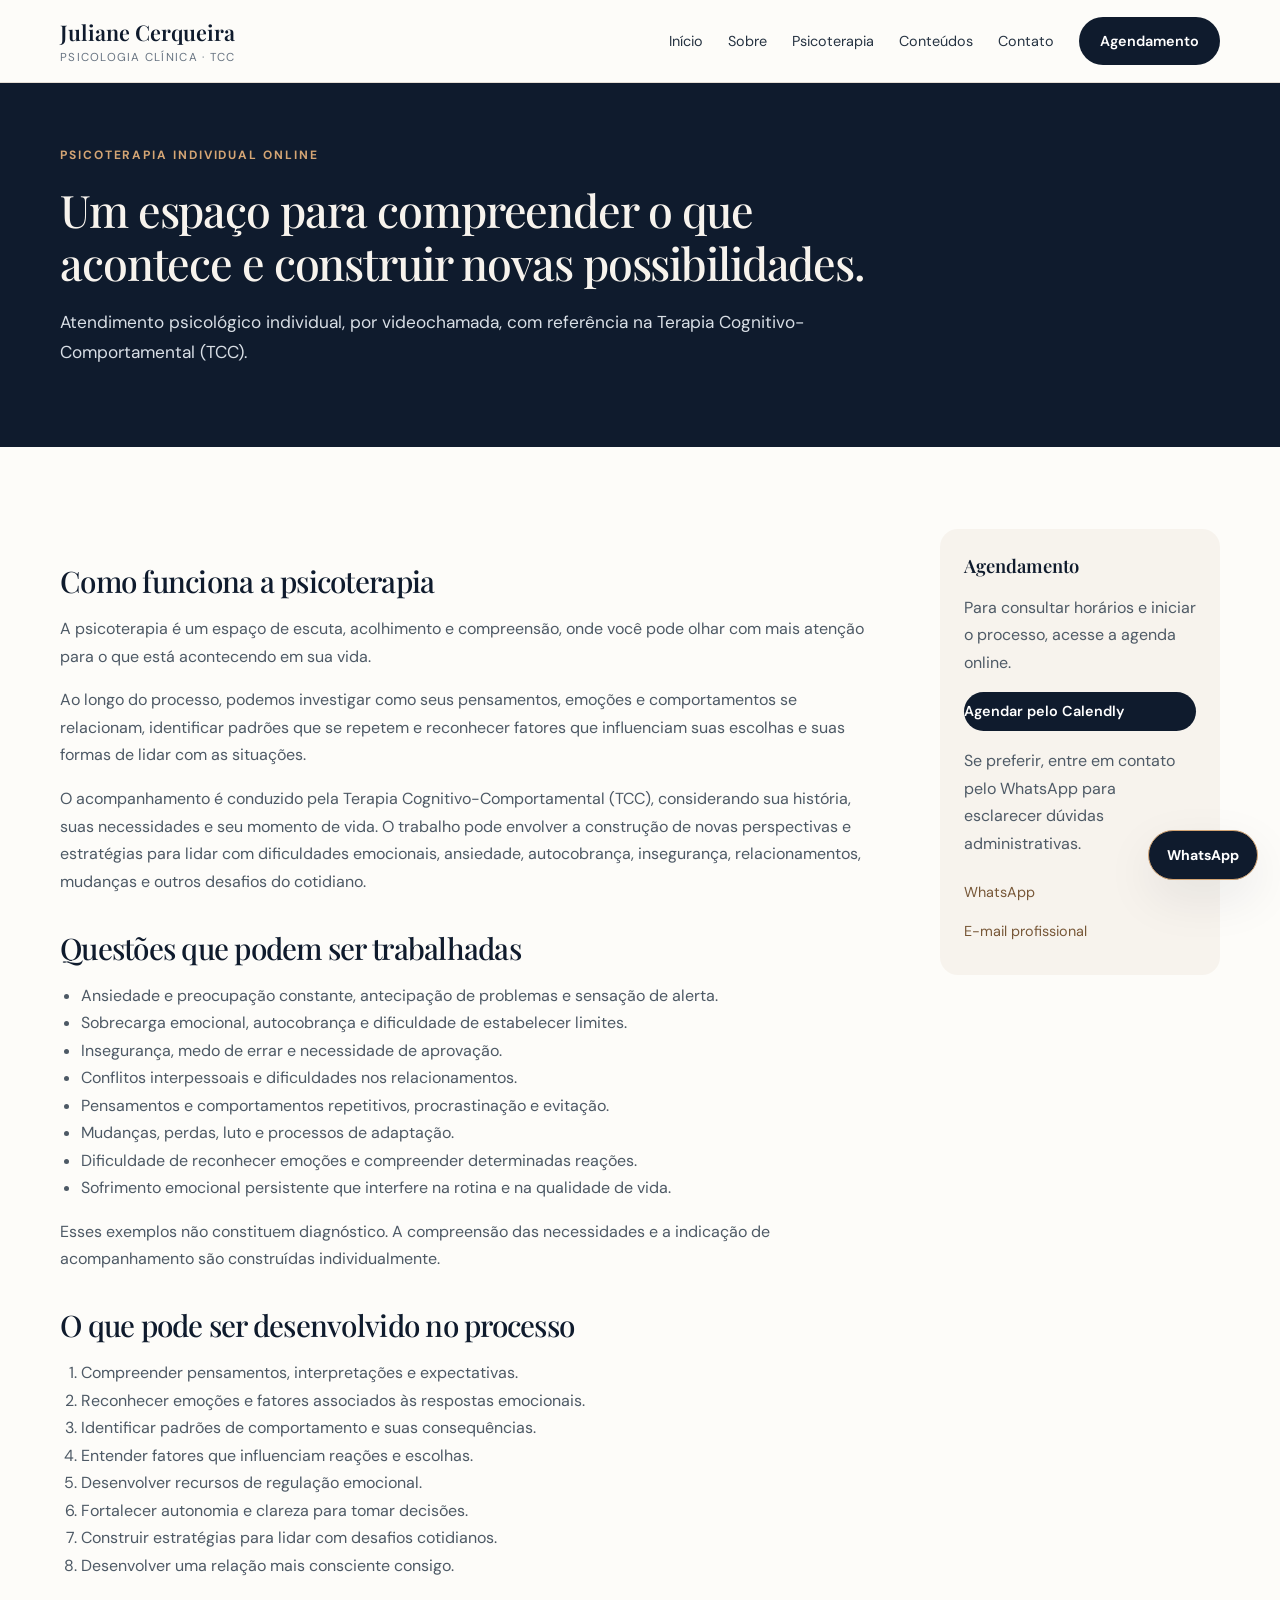
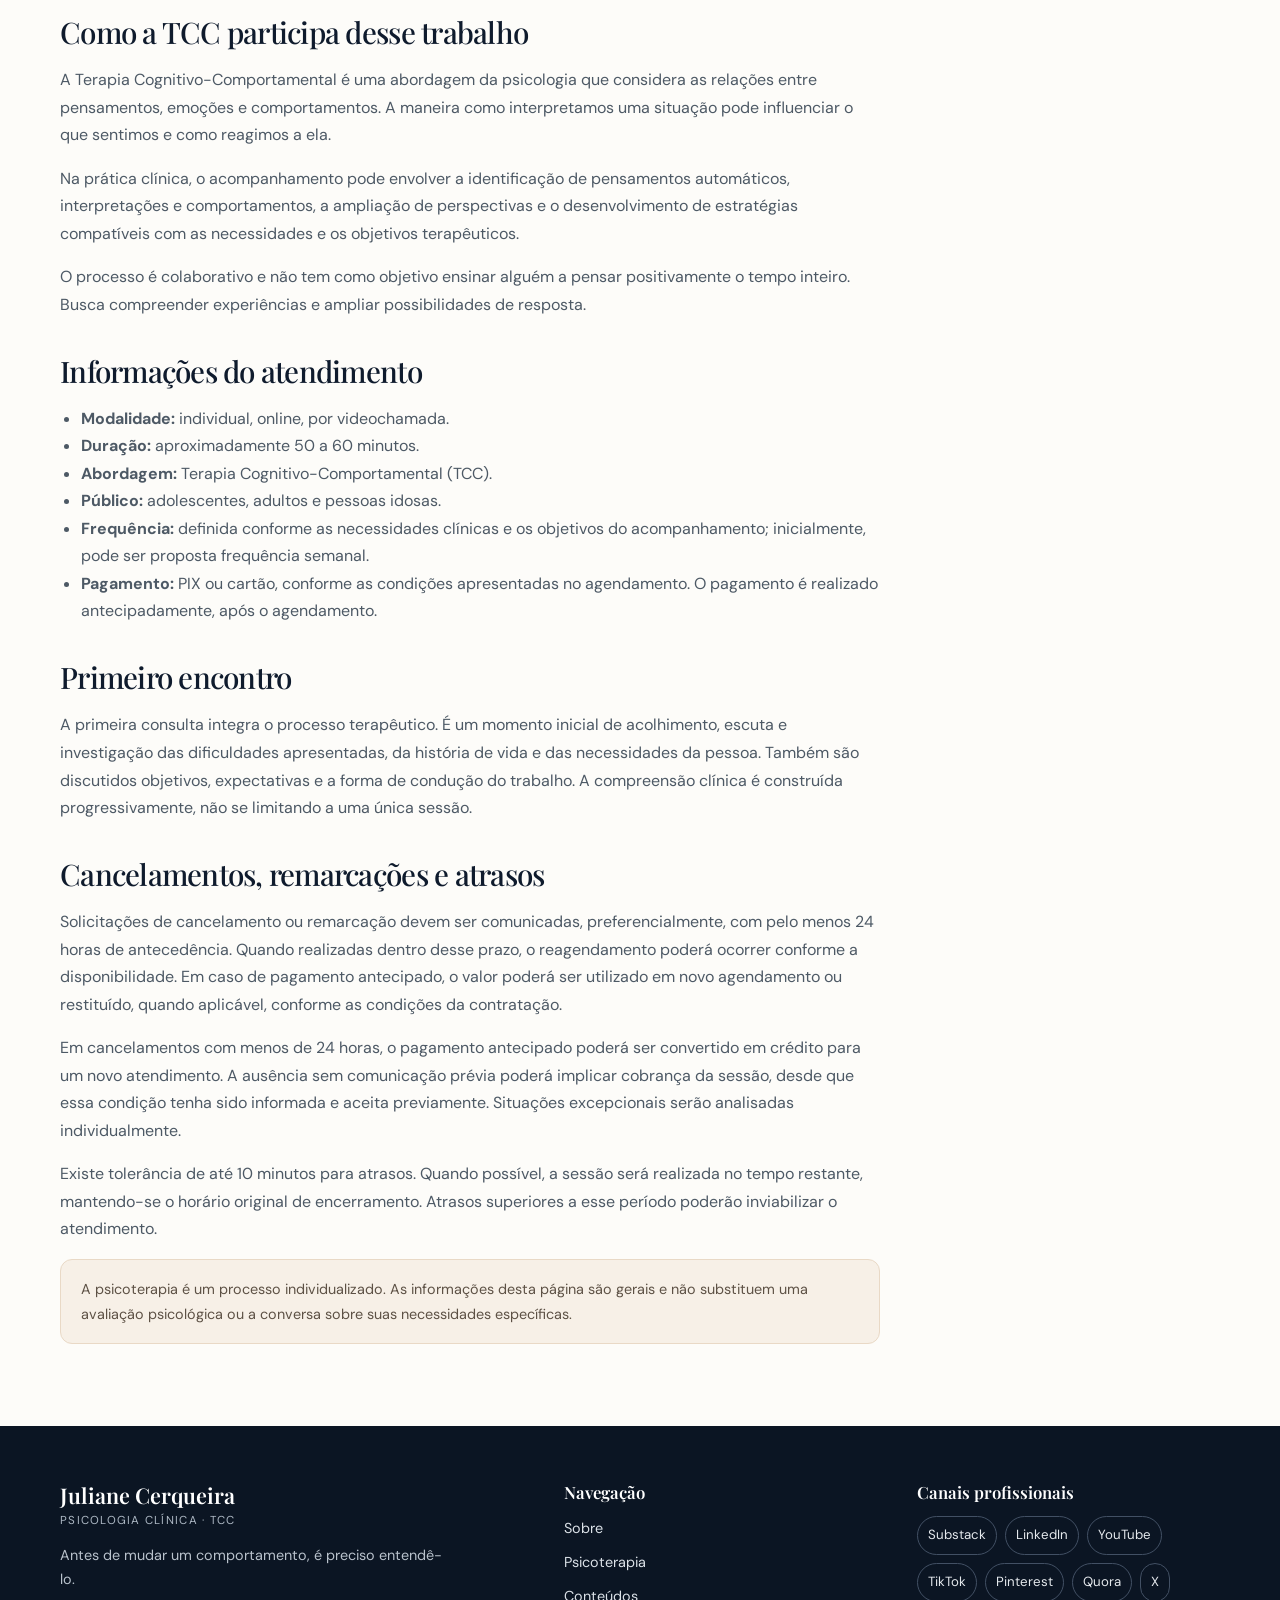
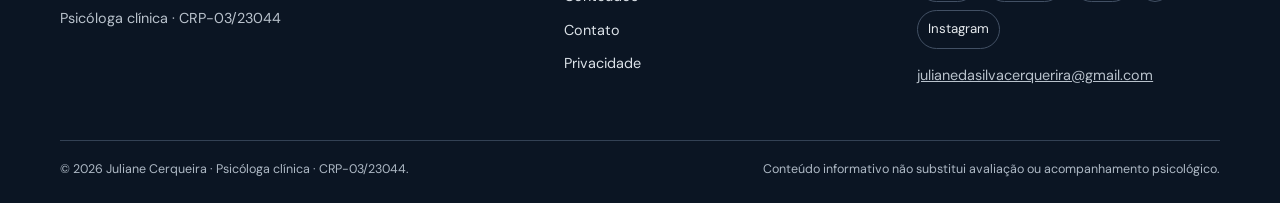
<file: psicoterapia.html>
<!doctype html>
<html lang="pt-BR">
<head>
<meta charset="utf-8">
<meta name="viewport" content="width=device-width, initial-scale=1">
<meta name="robots" content="index,follow,max-image-preview:large">
<meta name="description" content="Informações sobre psicoterapia individual online com abordagem em Terapia Cognitivo-Comportamental (TCC), funcionamento, público, duração e agendamento com Juliane Cerqueira.">
<meta name="theme-color" content="#0F1B2D">
<title>Psicoterapia Online com TCC | Juliane Cerqueira</title>
<link rel="canonical" href="https://julianecerqueirapsicologa.netlify.app/psicoterapia.html">
<link rel="icon" href="favicon.svg" type="image/svg+xml">
<link rel="icon" href="favicon.ico" sizes="any">
<link rel="apple-touch-icon" href="assets/favicon-512.png">
<link rel="preconnect" href="https://fonts.googleapis.com">
<link rel="preconnect" href="https://fonts.gstatic.com" crossorigin>
<link href="https://fonts.googleapis.com/css2?family=DM+Sans:wght@400;500;600;700&family=Playfair+Display:wght@500;600;700&display=swap" rel="stylesheet">
<link rel="stylesheet" href="styles.css">
<meta property="og:locale" content="pt_BR">
<meta property="og:type" content="website">
<meta property="og:site_name" content="Juliane Cerqueira | Psicologia Clínica">
<meta property="og:title" content="Psicoterapia Online com TCC | Juliane Cerqueira">
<meta property="og:description" content="Informações sobre psicoterapia individual online com abordagem em Terapia Cognitivo-Comportamental (TCC), funcionamento, público, duração e agendamento com Juliane Cerqueira.">
<meta property="og:url" content="https://julianecerqueirapsicologa.netlify.app/psicoterapia.html">
<meta property="og:image" content="https://julianecerqueirapsicologa.netlify.app/assets/juliane-cerqueira.webp">
<meta name="twitter:card" content="summary_large_image">
<meta name="twitter:title" content="Psicoterapia Online com TCC | Juliane Cerqueira">
<meta name="twitter:description" content="Informações sobre psicoterapia individual online com abordagem em Terapia Cognitivo-Comportamental (TCC), funcionamento, público, duração e agendamento com Juliane Cerqueira.">
<meta name="twitter:image" content="https://julianecerqueirapsicologa.netlify.app/assets/juliane-cerqueira.webp">
<meta name="author" content="Juliane Cerqueira">
<meta name="application-name" content="Juliane Cerqueira | Psicologia Clínica">
<script type="application/ld+json">
[
  {
    "@context": "https://schema.org",
    "@type": "Person",
    "@id": "https://julianecerqueirapsicologa.netlify.app/#juliane-cerqueira",
    "name": "Juliane Cerqueira",
    "jobTitle": "Psicóloga clínica",
    "description": "Psicóloga clínica com atuação orientada pela Terapia Cognitivo-Comportamental (TCC).",
    "identifier": { "@type": "PropertyValue", "propertyID": "CRP", "value": "CRP-03/23044" },
    "image": "https://julianecerqueirapsicologa.netlify.app/assets/juliane-cerqueira.webp",
    "url": "https://julianecerqueirapsicologa.netlify.app/",
    "sameAs": [
      "https://substack.com/@julianecerqueirapsi",
      "https://www.linkedin.com/in/julianescerqueira/",
      "https://www.youtube.com/@Julianecerqueirapsicologa",
      "https://www.tiktok.com/@julianecpsicologa",
      "https://br.pinterest.com/julianecerquerirapsicologa/",
      "https://pt.quora.com/profile/Juliane-Cerqueira-1",
      "https://x.com/julianepsicolog",
      "https://www.instagram.com/julianecerqueira.psicologa/"
    ],
    "knowsAbout": ["Psicologia clínica", "Terapia Cognitivo-Comportamental", "Psicoterapia online", "Ansiedade", "Regulação emocional", "Pensamentos e comportamentos"]
  },
  {
    "@context": "https://schema.org",
    "@type": "WebSite",
    "@id": "https://julianecerqueirapsicologa.netlify.app/#website",
    "url": "https://julianecerqueirapsicologa.netlify.app/",
    "name": "Juliane Cerqueira | Psicologia Clínica",
    "inLanguage": "pt-BR",
    "publisher": { "@id": "https://julianecerqueirapsicologa.netlify.app/#juliane-cerqueira" }
  },
  {
    "@context": "https://schema.org",
    "@type": "WebPage",
    "name": "Psicoterapia Online com TCC | Juliane Cerqueira",
    "url": "https://julianecerqueirapsicologa.netlify.app/psicoterapia.html",
    "description": "Informações sobre psicoterapia individual online com abordagem em Terapia Cognitivo-Comportamental (TCC), funcionamento, público, duração e agendamento com Juliane Cerqueira.",
    "inLanguage": "pt-BR",
    "about": { "@id": "https://julianecerqueirapsicologa.netlify.app/#juliane-cerqueira" }
  }
]
</script>
</head>
<body><a class="skip-link" href="#conteudo">Pular para o conteúdo</a>
<header class="site-header"><div class="container nav-wrap">
<a class="brand" href="index.html" aria-label="Juliane Cerqueira, página inicial"><span class="brand-name">Juliane Cerqueira</span><span class="brand-role">Psicologia Clínica · TCC</span></a>
<button class="menu-toggle" type="button" aria-expanded="false" aria-controls="main-nav" aria-label="Abrir menu"><span>Menu</span></button>
<nav id="main-nav" class="main-nav" aria-label="Navegação principal">
<a href="index.html">Início</a><a href="sobre.html">Sobre</a><a href="psicoterapia.html" aria-current="page">Psicoterapia</a><a href="conteudos.html">Conteúdos</a><a href="contato.html">Contato</a><a class="nav-cta" href="https://calendly.com/julianedasilvacerquerira/juliane-cerqueira-psicologa-clinica-tcc" target="_blank" rel="noopener noreferrer">Agendamento</a>
</nav></div></header>
<main id="conteudo">
<section class="page-hero"><div class="container"><p class="eyebrow">Psicoterapia individual online</p><h1>Um espaço para compreender o que acontece e construir novas possibilidades.</h1><p class="lead">Atendimento psicológico individual, por videochamada, com referência na Terapia Cognitivo-Comportamental (TCC).</p></div></section>
<section class="section"><div class="container content-layout"><article class="article-body">
<h2>Como funciona a psicoterapia</h2>
<p>A psicoterapia é um espaço de escuta, acolhimento e compreensão, onde você pode olhar com mais atenção para o que está acontecendo em sua vida.</p>
<p>Ao longo do processo, podemos investigar como seus pensamentos, emoções e comportamentos se relacionam, identificar padrões que se repetem e reconhecer fatores que influenciam suas escolhas e suas formas de lidar com as situações.</p>
<p>O acompanhamento é conduzido pela Terapia Cognitivo-Comportamental (TCC), considerando sua história, suas necessidades e seu momento de vida. O trabalho pode envolver a construção de novas perspectivas e estratégias para lidar com dificuldades emocionais, ansiedade, autocobrança, insegurança, relacionamentos, mudanças e outros desafios do cotidiano.</p>
<h2>Questões que podem ser trabalhadas</h2>
<ul>
<li>Ansiedade e preocupação constante, antecipação de problemas e sensação de alerta.</li>
<li>Sobrecarga emocional, autocobrança e dificuldade de estabelecer limites.</li>
<li>Insegurança, medo de errar e necessidade de aprovação.</li>
<li>Conflitos interpessoais e dificuldades nos relacionamentos.</li>
<li>Pensamentos e comportamentos repetitivos, procrastinação e evitação.</li>
<li>Mudanças, perdas, luto e processos de adaptação.</li>
<li>Dificuldade de reconhecer emoções e compreender determinadas reações.</li>
<li>Sofrimento emocional persistente que interfere na rotina e na qualidade de vida.</li>
</ul>
<p>Esses exemplos não constituem diagnóstico. A compreensão das necessidades e a indicação de acompanhamento são construídas individualmente.</p>
<h2>O que pode ser desenvolvido no processo</h2>
<ol>
<li>Compreender pensamentos, interpretações e expectativas.</li>
<li>Reconhecer emoções e fatores associados às respostas emocionais.</li>
<li>Identificar padrões de comportamento e suas consequências.</li>
<li>Entender fatores que influenciam reações e escolhas.</li>
<li>Desenvolver recursos de regulação emocional.</li>
<li>Fortalecer autonomia e clareza para tomar decisões.</li>
<li>Construir estratégias para lidar com desafios cotidianos.</li>
<li>Desenvolver uma relação mais consciente consigo.</li>
</ol>
<h2>Como a TCC participa desse trabalho</h2>
<p>A Terapia Cognitivo-Comportamental é uma abordagem da psicologia que considera as relações entre pensamentos, emoções e comportamentos. A maneira como interpretamos uma situação pode influenciar o que sentimos e como reagimos a ela.</p>
<p>Na prática clínica, o acompanhamento pode envolver a identificação de pensamentos automáticos, interpretações e comportamentos, a ampliação de perspectivas e o desenvolvimento de estratégias compatíveis com as necessidades e os objetivos terapêuticos.</p>
<p>O processo é colaborativo e não tem como objetivo ensinar alguém a pensar positivamente o tempo inteiro. Busca compreender experiências e ampliar possibilidades de resposta.</p>
<h2>Informações do atendimento</h2>
<ul>
<li><strong>Modalidade:</strong> individual, online, por videochamada.</li>
<li><strong>Duração:</strong> aproximadamente 50 a 60 minutos.</li>
<li><strong>Abordagem:</strong> Terapia Cognitivo-Comportamental (TCC).</li>
<li><strong>Público:</strong> adolescentes, adultos e pessoas idosas.</li>
<li><strong>Frequência:</strong> definida conforme as necessidades clínicas e os objetivos do acompanhamento; inicialmente, pode ser proposta frequência semanal.</li>
<li><strong>Pagamento:</strong> PIX ou cartão, conforme as condições apresentadas no agendamento. O pagamento é realizado antecipadamente, após o agendamento.</li>
</ul>
<h2>Primeiro encontro</h2>
<p>A primeira consulta integra o processo terapêutico. É um momento inicial de acolhimento, escuta e investigação das dificuldades apresentadas, da história de vida e das necessidades da pessoa. Também são discutidos objetivos, expectativas e a forma de condução do trabalho. A compreensão clínica é construída progressivamente, não se limitando a uma única sessão.</p>
<h2>Cancelamentos, remarcações e atrasos</h2>
<p>Solicitações de cancelamento ou remarcação devem ser comunicadas, preferencialmente, com pelo menos 24 horas de antecedência. Quando realizadas dentro desse prazo, o reagendamento poderá ocorrer conforme a disponibilidade. Em caso de pagamento antecipado, o valor poderá ser utilizado em novo agendamento ou restituído, quando aplicável, conforme as condições da contratação.</p>
<p>Em cancelamentos com menos de 24 horas, o pagamento antecipado poderá ser convertido em crédito para um novo atendimento. A ausência sem comunicação prévia poderá implicar cobrança da sessão, desde que essa condição tenha sido informada e aceita previamente. Situações excepcionais serão analisadas individualmente.</p>
<p>Existe tolerância de até 10 minutos para atrasos. Quando possível, a sessão será realizada no tempo restante, mantendo-se o horário original de encerramento. Atrasos superiores a esse período poderão inviabilizar o atendimento.</p>
<div class="notice">A psicoterapia é um processo individualizado. As informações desta página são gerais e não substituem uma avaliação psicológica ou a conversa sobre suas necessidades específicas.</div>
</article>
<aside class="sidebar"><h3>Agendamento</h3><p>Para consultar horários e iniciar o processo, acesse a agenda online.</p><a class="button button-primary" href="https://calendly.com/julianedasilvacerquerira/juliane-cerqueira-psicologa-clinica-tcc" target="_blank" rel="noopener noreferrer">Agendar pelo Calendly</a><p>Se preferir, entre em contato pelo WhatsApp para esclarecer dúvidas administrativas.</p><a href="https://wa.me/5575998470704" target="_blank" rel="noopener noreferrer">WhatsApp</a><a href="mailto:julianedasilvacerquerira@gmail.com">E-mail profissional</a></aside>
</div></section>
</main>
<footer class="site-footer"><div class="container footer-grid">
<div><a class="brand brand-footer" href="index.html"><span class="brand-name">Juliane Cerqueira</span><span class="brand-role">Psicologia Clínica · TCC</span></a><p>Antes de mudar um comportamento, é preciso entendê-lo.</p><p>Psicóloga clínica · CRP-03/23044</p></div>
<div><h2 class="footer-title">Navegação</h2><div class="footer-links"><a href="sobre.html">Sobre</a><a href="psicoterapia.html">Psicoterapia</a><a href="conteudos.html">Conteúdos</a><a href="contato.html">Contato</a><a href="politica-de-privacidade.html">Privacidade</a></div></div>
<div><h2 class="footer-title">Canais profissionais</h2><div class="social-links"><a href="https://substack.com/@julianecerqueirapsi" target="_blank" rel="noopener noreferrer">Substack</a>
<a href="https://www.linkedin.com/in/julianescerqueira/" target="_blank" rel="noopener noreferrer">LinkedIn</a>
<a href="https://www.youtube.com/@Julianecerqueirapsicologa" target="_blank" rel="noopener noreferrer">YouTube</a>
<a href="https://www.tiktok.com/@julianecpsicologa" target="_blank" rel="noopener noreferrer">TikTok</a>
<a href="https://br.pinterest.com/julianecerquerirapsicologa/" target="_blank" rel="noopener noreferrer">Pinterest</a>
<a href="https://pt.quora.com/profile/Juliane-Cerqueira-1" target="_blank" rel="noopener noreferrer">Quora</a>
<a href="https://x.com/julianepsicolog" target="_blank" rel="noopener noreferrer">X</a>
<a href="https://www.instagram.com/julianecerqueira.psicologa/" target="_blank" rel="noopener noreferrer">Instagram</a></div><p><a href="mailto:julianedasilvacerquerira@gmail.com">julianedasilvacerquerira@gmail.com</a></p></div>
</div><div class="container footer-bottom"><span>© <span id="year"></span> Juliane Cerqueira · Psicóloga clínica · CRP-03/23044.</span><span>Conteúdo informativo não substitui avaliação ou acompanhamento psicológico.</span></div></footer>
<a class="whatsapp-float" href="https://wa.me/5575998470704" target="_blank" rel="noopener noreferrer" aria-label="Conversar pelo WhatsApp">WhatsApp</a><script src="script.js" defer></script></body></html>
</file>
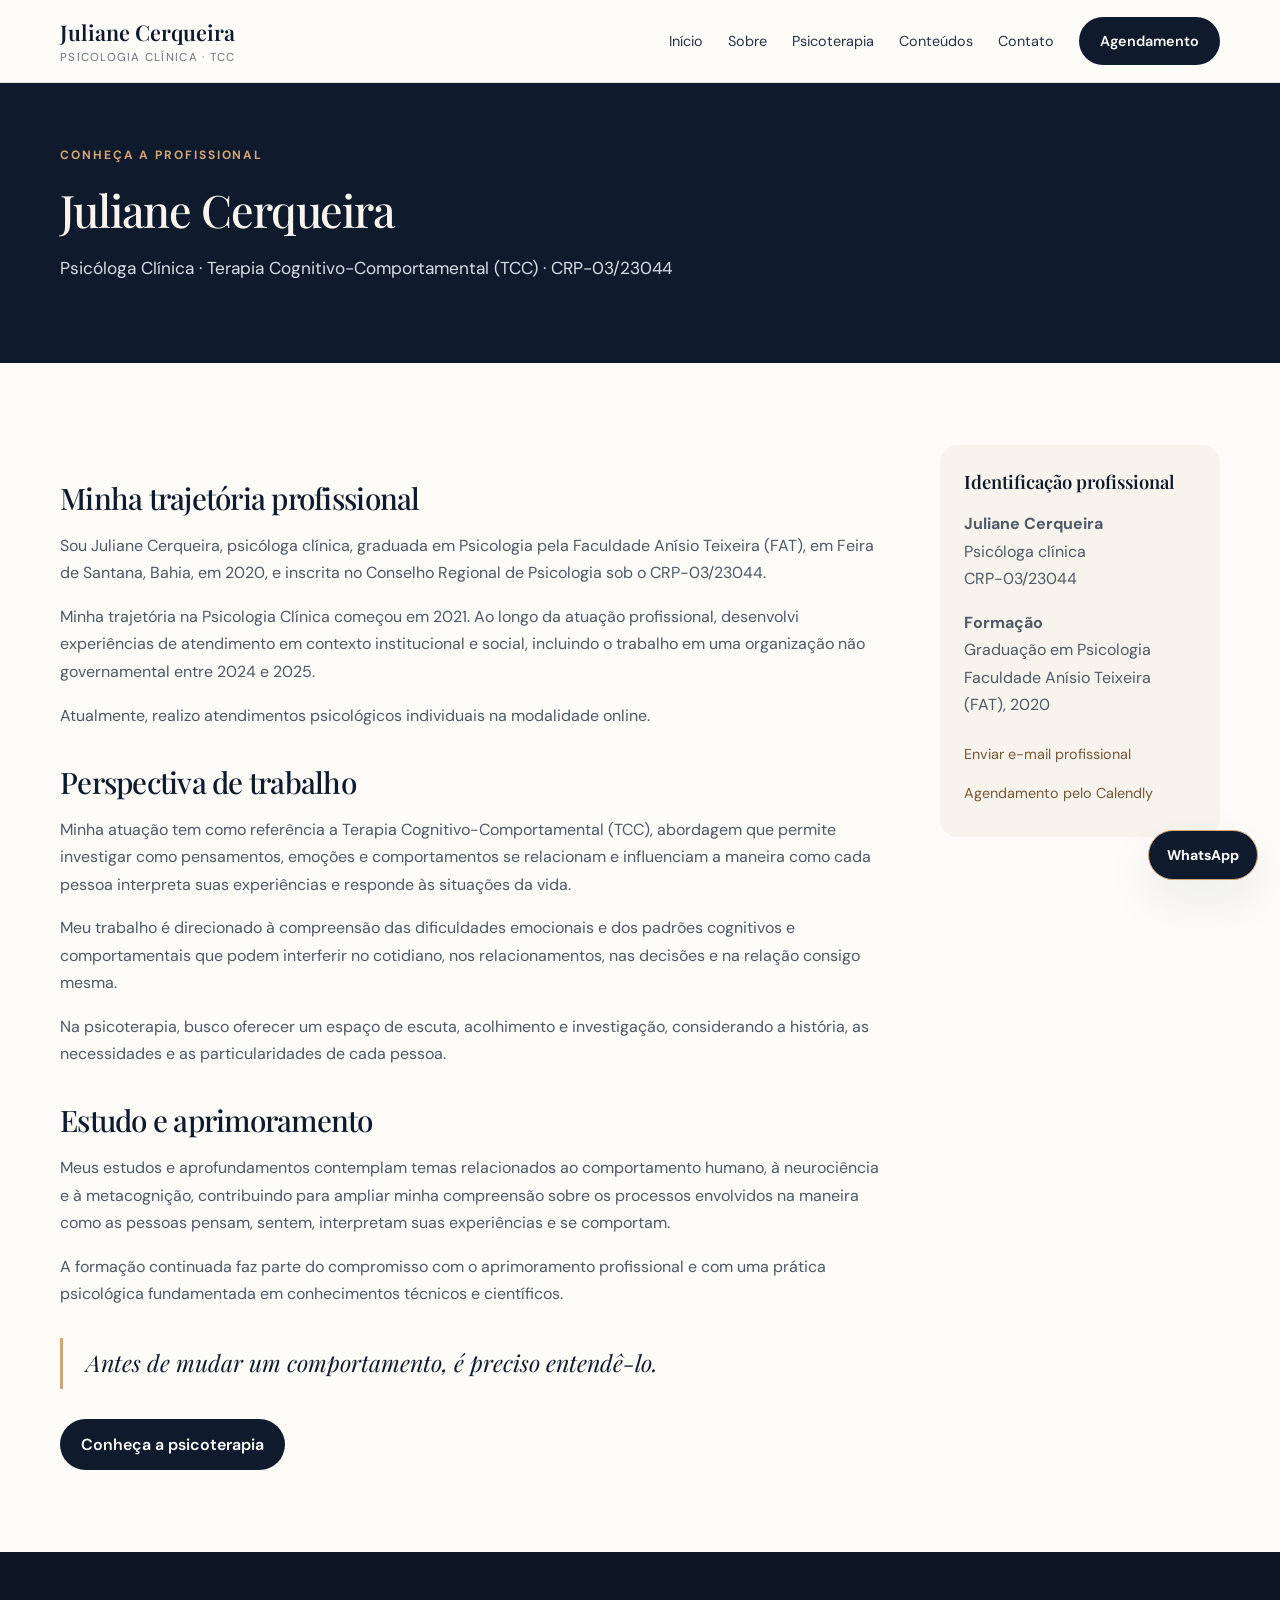
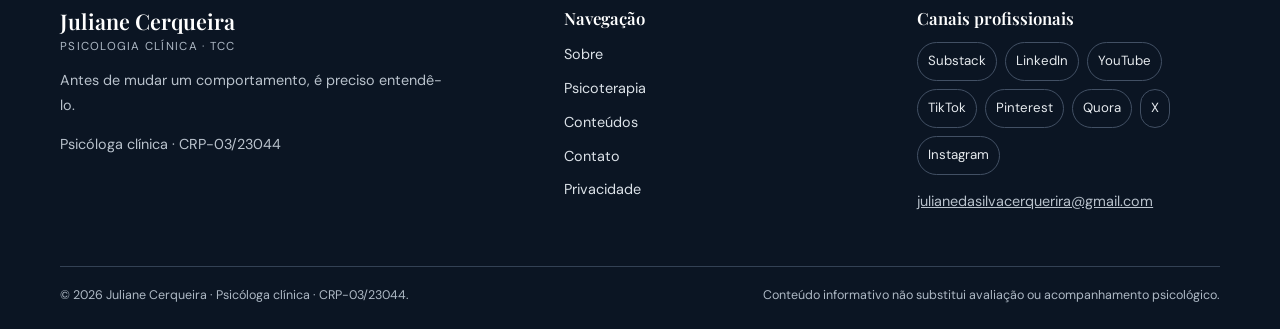
<file: sobre.html>
<!doctype html>
<html lang="pt-BR">
<head>
<meta charset="utf-8">
<meta name="viewport" content="width=device-width, initial-scale=1">
<meta name="robots" content="index,follow,max-image-preview:large">
<meta name="description" content="Conheça a formação, a trajetória e a perspectiva profissional de Juliane Cerqueira, psicóloga clínica (CRP-03/23044), com atuação orientada pela TCC.">
<meta name="theme-color" content="#0F1B2D">
<title>Sobre Juliane Cerqueira | Psicóloga Clínica</title>
<link rel="canonical" href="https://julianecerqueirapsicologa.netlify.app/sobre.html">
<link rel="icon" href="favicon.svg" type="image/svg+xml">
<link rel="icon" href="favicon.ico" sizes="any">
<link rel="apple-touch-icon" href="assets/favicon-512.png">
<link rel="preconnect" href="https://fonts.googleapis.com">
<link rel="preconnect" href="https://fonts.gstatic.com" crossorigin>
<link href="https://fonts.googleapis.com/css2?family=DM+Sans:wght@400;500;600;700&family=Playfair+Display:wght@500;600;700&display=swap" rel="stylesheet">
<link rel="stylesheet" href="styles.css">
<meta property="og:locale" content="pt_BR">
<meta property="og:type" content="website">
<meta property="og:site_name" content="Juliane Cerqueira | Psicologia Clínica">
<meta property="og:title" content="Sobre Juliane Cerqueira | Psicóloga Clínica">
<meta property="og:description" content="Conheça a formação, a trajetória e a perspectiva profissional de Juliane Cerqueira, psicóloga clínica (CRP-03/23044), com atuação orientada pela TCC.">
<meta property="og:url" content="https://julianecerqueirapsicologa.netlify.app/sobre.html">
<meta property="og:image" content="https://julianecerqueirapsicologa.netlify.app/assets/juliane-cerqueira.webp">
<meta name="twitter:card" content="summary_large_image">
<meta name="twitter:title" content="Sobre Juliane Cerqueira | Psicóloga Clínica">
<meta name="twitter:description" content="Conheça a formação, a trajetória e a perspectiva profissional de Juliane Cerqueira, psicóloga clínica (CRP-03/23044), com atuação orientada pela TCC.">
<meta name="twitter:image" content="https://julianecerqueirapsicologa.netlify.app/assets/juliane-cerqueira.webp">
<meta name="author" content="Juliane Cerqueira">
<meta name="application-name" content="Juliane Cerqueira | Psicologia Clínica">
<script type="application/ld+json">
[
  {
    "@context": "https://schema.org",
    "@type": "Person",
    "@id": "https://julianecerqueirapsicologa.netlify.app/#juliane-cerqueira",
    "name": "Juliane Cerqueira",
    "jobTitle": "Psicóloga clínica",
    "description": "Psicóloga clínica com atuação orientada pela Terapia Cognitivo-Comportamental (TCC).",
    "identifier": { "@type": "PropertyValue", "propertyID": "CRP", "value": "CRP-03/23044" },
    "image": "https://julianecerqueirapsicologa.netlify.app/assets/juliane-cerqueira.webp",
    "url": "https://julianecerqueirapsicologa.netlify.app/",
    "sameAs": [
      "https://substack.com/@julianecerqueirapsi",
      "https://www.linkedin.com/in/julianescerqueira/",
      "https://www.youtube.com/@Julianecerqueirapsicologa",
      "https://www.tiktok.com/@julianecpsicologa",
      "https://br.pinterest.com/julianecerquerirapsicologa/",
      "https://pt.quora.com/profile/Juliane-Cerqueira-1",
      "https://x.com/julianepsicolog",
      "https://www.instagram.com/julianecerqueira.psicologa/"
    ],
    "knowsAbout": ["Psicologia clínica", "Terapia Cognitivo-Comportamental", "Psicoterapia online", "Ansiedade", "Regulação emocional", "Pensamentos e comportamentos"]
  },
  {
    "@context": "https://schema.org",
    "@type": "WebSite",
    "@id": "https://julianecerqueirapsicologa.netlify.app/#website",
    "url": "https://julianecerqueirapsicologa.netlify.app/",
    "name": "Juliane Cerqueira | Psicologia Clínica",
    "inLanguage": "pt-BR",
    "publisher": { "@id": "https://julianecerqueirapsicologa.netlify.app/#juliane-cerqueira" }
  },
  {
    "@context": "https://schema.org",
    "@type": "WebPage",
    "name": "Sobre Juliane Cerqueira | Psicóloga Clínica",
    "url": "https://julianecerqueirapsicologa.netlify.app/sobre.html",
    "description": "Conheça a formação, a trajetória e a perspectiva profissional de Juliane Cerqueira, psicóloga clínica (CRP-03/23044), com atuação orientada pela TCC.",
    "inLanguage": "pt-BR",
    "about": { "@id": "https://julianecerqueirapsicologa.netlify.app/#juliane-cerqueira" }
  }
]
</script>
</head>
<body><a class="skip-link" href="#conteudo">Pular para o conteúdo</a>
<header class="site-header"><div class="container nav-wrap">
<a class="brand" href="index.html" aria-label="Juliane Cerqueira, página inicial"><span class="brand-name">Juliane Cerqueira</span><span class="brand-role">Psicologia Clínica · TCC</span></a>
<button class="menu-toggle" type="button" aria-expanded="false" aria-controls="main-nav" aria-label="Abrir menu"><span>Menu</span></button>
<nav id="main-nav" class="main-nav" aria-label="Navegação principal">
<a href="index.html">Início</a><a href="sobre.html" aria-current="page">Sobre</a><a href="psicoterapia.html">Psicoterapia</a><a href="conteudos.html">Conteúdos</a><a href="contato.html">Contato</a><a class="nav-cta" href="https://calendly.com/julianedasilvacerquerira/juliane-cerqueira-psicologa-clinica-tcc" target="_blank" rel="noopener noreferrer">Agendamento</a>
</nav></div></header>
<main id="conteudo">
<section class="page-hero"><div class="container"><p class="eyebrow">Conheça a profissional</p><h1>Juliane Cerqueira</h1><p class="lead">Psicóloga Clínica · Terapia Cognitivo-Comportamental (TCC) · CRP-03/23044</p></div></section>
<section class="section"><div class="container content-layout"><article class="article-body">
<h2>Minha trajetória profissional</h2>
<p>Sou Juliane Cerqueira, psicóloga clínica, graduada em Psicologia pela Faculdade Anísio Teixeira (FAT), em Feira de Santana, Bahia, em 2020, e inscrita no Conselho Regional de Psicologia sob o CRP-03/23044.</p>
<p>Minha trajetória na Psicologia Clínica começou em 2021. Ao longo da atuação profissional, desenvolvi experiências de atendimento em contexto institucional e social, incluindo o trabalho em uma organização não governamental entre 2024 e 2025.</p>
<p>Atualmente, realizo atendimentos psicológicos individuais na modalidade online.</p>
<h2>Perspectiva de trabalho</h2>
<p>Minha atuação tem como referência a Terapia Cognitivo-Comportamental (TCC), abordagem que permite investigar como pensamentos, emoções e comportamentos se relacionam e influenciam a maneira como cada pessoa interpreta suas experiências e responde às situações da vida.</p>
<p>Meu trabalho é direcionado à compreensão das dificuldades emocionais e dos padrões cognitivos e comportamentais que podem interferir no cotidiano, nos relacionamentos, nas decisões e na relação consigo mesma.</p>
<p>Na psicoterapia, busco oferecer um espaço de escuta, acolhimento e investigação, considerando a história, as necessidades e as particularidades de cada pessoa.</p>
<h2>Estudo e aprimoramento</h2>
<p>Meus estudos e aprofundamentos contemplam temas relacionados ao comportamento humano, à neurociência e à metacognição, contribuindo para ampliar minha compreensão sobre os processos envolvidos na maneira como as pessoas pensam, sentem, interpretam suas experiências e se comportam.</p>
<p>A formação continuada faz parte do compromisso com o aprimoramento profissional e com uma prática psicológica fundamentada em conhecimentos técnicos e científicos.</p>
<blockquote class="callout">Antes de mudar um comportamento, é preciso entendê-lo.</blockquote>
<a class="button button-primary" href="psicoterapia.html">Conheça a psicoterapia</a>
</article>
<aside class="sidebar"><h3>Identificação profissional</h3><p><strong>Juliane Cerqueira</strong><br>Psicóloga clínica<br>CRP-03/23044</p><p><strong>Formação</strong><br>Graduação em Psicologia<br>Faculdade Anísio Teixeira (FAT), 2020</p><a href="mailto:julianedasilvacerquerira@gmail.com">Enviar e-mail profissional</a><a href="https://calendly.com/julianedasilvacerquerira/juliane-cerqueira-psicologa-clinica-tcc" target="_blank" rel="noopener noreferrer">Agendamento pelo Calendly</a></aside>
</div></section>
</main>
<footer class="site-footer"><div class="container footer-grid">
<div><a class="brand brand-footer" href="index.html"><span class="brand-name">Juliane Cerqueira</span><span class="brand-role">Psicologia Clínica · TCC</span></a><p>Antes de mudar um comportamento, é preciso entendê-lo.</p><p>Psicóloga clínica · CRP-03/23044</p></div>
<div><h2 class="footer-title">Navegação</h2><div class="footer-links"><a href="sobre.html">Sobre</a><a href="psicoterapia.html">Psicoterapia</a><a href="conteudos.html">Conteúdos</a><a href="contato.html">Contato</a><a href="politica-de-privacidade.html">Privacidade</a></div></div>
<div><h2 class="footer-title">Canais profissionais</h2><div class="social-links"><a href="https://substack.com/@julianecerqueirapsi" target="_blank" rel="noopener noreferrer">Substack</a>
<a href="https://www.linkedin.com/in/julianescerqueira/" target="_blank" rel="noopener noreferrer">LinkedIn</a>
<a href="https://www.youtube.com/@Julianecerqueirapsicologa" target="_blank" rel="noopener noreferrer">YouTube</a>
<a href="https://www.tiktok.com/@julianecpsicologa" target="_blank" rel="noopener noreferrer">TikTok</a>
<a href="https://br.pinterest.com/julianecerquerirapsicologa/" target="_blank" rel="noopener noreferrer">Pinterest</a>
<a href="https://pt.quora.com/profile/Juliane-Cerqueira-1" target="_blank" rel="noopener noreferrer">Quora</a>
<a href="https://x.com/julianepsicolog" target="_blank" rel="noopener noreferrer">X</a>
<a href="https://www.instagram.com/julianecerqueira.psicologa/" target="_blank" rel="noopener noreferrer">Instagram</a></div><p><a href="mailto:julianedasilvacerquerira@gmail.com">julianedasilvacerquerira@gmail.com</a></p></div>
</div><div class="container footer-bottom"><span>© <span id="year"></span> Juliane Cerqueira · Psicóloga clínica · CRP-03/23044.</span><span>Conteúdo informativo não substitui avaliação ou acompanhamento psicológico.</span></div></footer>
<a class="whatsapp-float" href="https://wa.me/5575998470704" target="_blank" rel="noopener noreferrer" aria-label="Conversar pelo WhatsApp">WhatsApp</a><script src="script.js" defer></script></body></html>
</file>
<file: styles.css>
:root{--navy:#0F1B2D;--navy2:#1B2B40;--gold:#D4A574;--cream:#F7F3ED;--paper:#FDFCF9;--ink:#263342;--muted:#687482;--line:#E4DED5;--white:#fff;--serif:"Playfair Display",Georgia,serif;--sans:"DM Sans",Arial,sans-serif;--shadow:0 18px 50px rgba(15,27,45,.08);--radius:18px}
*{box-sizing:border-box}html{scroll-behavior:smooth}body{margin:0;background:var(--paper);color:var(--ink);font:16px/1.72 var(--sans);-webkit-font-smoothing:antialiased}img{max-width:100%;display:block}a{color:inherit}a:focus-visible,button:focus-visible{outline:3px solid var(--gold);outline-offset:4px}.skip-link{position:absolute;left:-9999px;top:1rem;background:#fff;padding:.7rem 1rem;z-index:99}.skip-link:focus{left:1rem}.container{width:min(1160px,calc(100% - 44px));margin-inline:auto}.narrow{width:min(790px,calc(100% - 44px));margin-inline:auto}
.site-header{background:rgba(253,252,249,.96);border-bottom:1px solid var(--line);position:sticky;top:0;z-index:20;backdrop-filter:blur(12px)}.nav-wrap{min-height:82px;display:flex;align-items:center;justify-content:space-between;gap:28px}.brand{text-decoration:none;display:grid;line-height:1.2}.brand-name{font:600 1.35rem var(--serif);color:var(--navy)}.brand-role{font-size:.72rem;letter-spacing:.11em;text-transform:uppercase;color:var(--muted);margin-top:5px}.main-nav{display:flex;align-items:center;gap:25px}.main-nav a,.footer-links a{font-size:.9rem;text-decoration:none;color:var(--ink)}.main-nav a:hover,.footer-links a:hover{color:#9A6C40}.nav-cta,.button{display:inline-flex;align-items:center;justify-content:center;text-decoration:none;border-radius:999px;padding:12px 21px;font-weight:600;transition:.2s}.nav-cta,.button-primary{background:var(--navy);color:#fff!important}.nav-cta:hover,.button-primary:hover{background:#263D59;transform:translateY(-1px)}.button-secondary{border:1px solid #B9A58F;color:var(--navy)}.button-secondary:hover{background:var(--cream)}.menu-toggle{display:none;background:none;border:1px solid var(--line);border-radius:10px;padding:10px;color:var(--navy)}
.hero{background:var(--navy);color:var(--cream);padding:76px 0 82px;overflow:hidden}.hero-grid{display:grid;grid-template-columns:1.08fr .82fr;gap:76px;align-items:center}.eyebrow{font-size:.75rem;letter-spacing:.16em;text-transform:uppercase;color:var(--gold);font-weight:700;margin:0 0 17px}.hero h1{font:500 clamp(2.7rem,5vw,4.8rem)/1.12 var(--serif);letter-spacing:-.035em;margin:0 0 23px;max-width:760px}.hero-lead{font-size:1.08rem;color:#E0E4E9;max-width:650px}.hero-actions{display:flex;gap:13px;flex-wrap:wrap;margin:30px 0 20px}.hero .button-secondary{border-color:#8A98A9;color:#fff}.hero-note{font-size:.86rem;color:#B9C2CC}.portrait-wrap{max-width:440px;width:100%;justify-self:end}.portrait-frame{aspect-ratio:1/1;border-radius:14px;overflow:hidden;border:1px solid rgba(212,165,116,.55);background:#24354A;box-shadow:0 24px 70px rgba(0,0,0,.22)}.portrait-frame img{width:100%;height:100%;object-fit:cover;object-position:center}.portrait-caption{padding:14px 3px 0;display:flex;justify-content:space-between;gap:10px;color:#E5E8EB;font-size:.86rem}.portrait-caption strong{font-family:var(--serif);font-size:1rem;font-weight:600}.portrait-caption span{color:#B8C1CB}
.section{padding:82px 0}.section-light{background:var(--cream)}.section-heading{max-width:720px;margin-bottom:35px}.section h2,.page-hero h1{font:500 clamp(2rem,3.5vw,3.15rem)/1.2 var(--serif);color:var(--navy);letter-spacing:-.025em;margin:0 0 18px}.section h3{font:600 1.25rem var(--serif);color:var(--navy);margin:0 0 10px}.section p{color:#4E5A66}.narrow p{margin:0 0 20px}.callout{border-left:3px solid var(--gold);padding:8px 0 8px 23px;margin:30px 0;color:var(--navy);font:italic 1.45rem/1.5 var(--serif)}.cards-grid{display:grid;grid-template-columns:repeat(3,1fr);gap:18px}.info-card,.article-card{background:#fff;border:1px solid var(--line);border-radius:var(--radius);padding:27px;box-shadow:0 8px 28px rgba(15,27,45,.035)}.card-index{color:#A77D55;font-size:.75rem;letter-spacing:.14em;font-weight:700}.info-card p,.article-card p{font-size:.94rem;margin:0 0 18px}.text-link{color:#805C38;font-weight:700;text-decoration:none;font-size:.9rem}.text-link:hover{text-decoration:underline}.split{display:grid;grid-template-columns:1fr 1fr;gap:70px;align-items:start}.check-list{padding-left:1.15rem}.check-list li{margin:.55rem 0;padding-left:.25rem}.soft-panel{background:var(--cream);border-radius:var(--radius);padding:30px}.quote-section{background:#EDE7DE;text-align:center}.quote-inner{max-width:800px}.quote-inner blockquote{margin:0 auto 22px;font:500 clamp(1.8rem,3.5vw,3rem)/1.3 var(--serif);color:var(--navy)}
.page-hero{background:var(--navy);color:var(--cream);padding:62px 0}.page-hero h1{color:var(--cream);max-width:850px}.page-hero .lead{max-width:780px;color:#D8DEE5;font-size:1.08rem}.breadcrumbs{font-size:.82rem;color:var(--muted);margin:24px 0}.breadcrumbs a{color:#8B6846;text-decoration:none}.content-layout{display:grid;grid-template-columns:minmax(0,1fr) 280px;gap:60px;align-items:start}.article-body h2{font:500 1.85rem/1.25 var(--serif);color:var(--navy);margin:2.1rem 0 .8rem}.article-body h3{font:600 1.25rem var(--serif);color:var(--navy);margin:1.6rem 0 .5rem}.article-body p,.article-body li{color:#4D5965}.article-body ul,.article-body ol{padding-left:1.3rem}.sidebar{background:var(--cream);border-radius:var(--radius);padding:24px;position:sticky;top:110px}.sidebar h3{font:600 1.15rem var(--serif);color:var(--navy);margin-top:0}.sidebar a{display:block;padding:7px 0;color:#775737;text-decoration:none;font-size:.9rem}.faq details{border-bottom:1px solid var(--line);padding:17px 0}.faq summary{cursor:pointer;color:var(--navy);font-weight:600}.faq details p{margin:12px 0 0}
.article-grid{display:grid;grid-template-columns:repeat(2,1fr);gap:18px}.tag{display:inline-block;color:#8C653E;background:#F3E9DC;border-radius:999px;padding:4px 10px;font-size:.72rem;font-weight:700;letter-spacing:.06em;text-transform:uppercase;margin-bottom:12px}.article-card h3{margin-bottom:10px}.article-card h3 a{text-decoration:none}.article-card h3 a:hover{color:#9A6C40}.external-links{display:flex;flex-wrap:wrap;gap:12px}.external-links a{border:1px solid var(--line);border-radius:999px;padding:9px 14px;text-decoration:none;font-size:.9rem;background:#fff}.video-frame{aspect-ratio:16/9;width:100%;border:0;border-radius:14px;background:#111;margin:15px 0 5px}.notice{background:#F7F0E7;border:1px solid #E9D9C6;padding:17px 20px;border-radius:12px;font-size:.9rem;color:#5D5145}
.site-footer{background:#0B1523;color:#DCE2E8;padding:55px 0 22px}.footer-grid{display:grid;grid-template-columns:1.5fr 1fr 1fr;gap:50px}.brand-footer .brand-name{color:#fff}.brand-footer .brand-role{color:#AEB9C5}.site-footer p{color:#B9C2CC;max-width:390px;font-size:.9rem}.footer-title{font:600 1.05rem var(--serif);color:#fff;margin:0 0 13px}.footer-links{display:grid;gap:9px}.footer-links a{color:#DCE2E8}.social-links{display:flex;flex-wrap:wrap;gap:8px}.social-links a{font-size:.83rem;padding:7px 10px;border:1px solid #425064;border-radius:999px;text-decoration:none;color:#E5E9ED}.footer-bottom{border-top:1px solid #334154;margin-top:38px;padding-top:18px;display:flex;justify-content:space-between;gap:20px;color:#AEB9C5;font-size:.78rem}.whatsapp-float{position:fixed;right:22px;bottom:20px;z-index:19;background:#0F1B2D;color:#fff;text-decoration:none;border:1px solid #D4A574;border-radius:999px;padding:12px 18px;font-weight:700;font-size:.88rem;box-shadow:var(--shadow)}
@media(max-width:900px){.hero-grid{gap:35px;grid-template-columns:1fr .8fr}.main-nav{gap:13px}.main-nav a{font-size:.83rem}.content-layout{grid-template-columns:1fr}.sidebar{position:static}.split{gap:35px}}
@media(max-width:700px){.container{width:min(100% - 34px,560px)}.nav-wrap{min-height:72px}.menu-toggle{display:block}.main-nav{display:none;position:absolute;left:0;right:0;top:71px;background:var(--paper);border-bottom:1px solid var(--line);padding:18px 22px 23px;align-items:stretch;gap:0;flex-direction:column;box-shadow:var(--shadow)}.main-nav.is-open{display:flex}.main-nav a{padding:12px 4px;font-size:.95rem}.main-nav .nav-cta{margin-top:8px;text-align:center}.hero{padding:52px 0 58px}.hero-grid{grid-template-columns:1fr;gap:35px}.hero h1{font-size:2.75rem}.portrait-wrap{justify-self:start;max-width:420px}.section{padding:60px 0}.cards-grid{grid-template-columns:1fr}.split{grid-template-columns:1fr;gap:25px}.article-grid{grid-template-columns:1fr}.page-hero{padding:48px 0}.footer-grid{grid-template-columns:1fr;gap:28px}.footer-bottom{flex-direction:column}.whatsapp-float{right:14px;bottom:14px}.content-layout{gap:30px}}
@media(prefers-reduced-motion:reduce){html{scroll-behavior:auto}*,*::before,*::after{transition:none!important}}

/* Home page UX refresh */
.home-hero{background:var(--navy);color:var(--cream);position:relative;overflow:hidden;padding:76px 0 68px}
.home-hero:after{content:"";position:absolute;width:540px;height:540px;border:1px solid rgba(212,165,116,.16);border-radius:50%;right:-210px;top:-250px;pointer-events:none}
.home-hero-grid{display:grid;grid-template-columns:minmax(0,1.1fr) minmax(300px,.72fr);gap:clamp(42px,8vw,112px);align-items:center;position:relative}
.home-hero-copy{max-width:690px;position:relative;z-index:1}
.home-hero h1{font:500 clamp(3.1rem,6vw,5.7rem)/1.04 var(--serif);letter-spacing:-.045em;color:#F7F3ED;margin:0 0 24px}
.home-hero h1 em,.home-statement h2 em{font-weight:500;color:var(--gold)}
.home-intro{font-size:1.08rem;line-height:1.65;color:#D4DCE4;max-width:520px;margin:0}
.home-hero .hero-actions{align-items:center;margin:32px 0 0;gap:24px}
.button-gold{background:var(--gold);color:var(--navy)!important;padding:15px 23px}
.button-gold:hover{background:#E4BC91;transform:translateY(-2px)}
.home-text-link{color:#F5EEE5;text-decoration:none;font-size:.93rem;border-bottom:1px solid rgba(212,165,116,.65);padding:0 0 5px}
.home-text-link:hover{color:var(--gold)}

/* Foto + texto vertical colados (CORRIGIDO) */
.home-visual{justify-self:start;position:relative;z-index:1;width:100%;max-width:400px}
.home-portrait{margin:0;width:100%}
.portrait-row{display:flex;align-items:flex-start;gap:12px}
.portrait-row img{flex:1 1 auto;min-width:0;width:100%;height:auto;aspect-ratio:1/1;object-fit:cover;object-position:center top;border-radius:10px;border:1px solid rgba(212,165,116,.35);box-shadow:0 8px 22px rgba(0,0,0,.16)}
.hero-vertical-note{flex:0 0 auto;align-self:flex-end;writing-mode:vertical-rl;letter-spacing:.2em;font-size:.62rem;color:#9AA8B8;white-space:nowrap}
.home-portrait figcaption{display:flex;flex-direction:column;gap:4px;padding:14px 0 0;color:#F7F3ED;font-size:.85rem}
.home-portrait figcaption strong{font:600 1.08rem var(--serif)}
.home-portrait figcaption span{color:#B8C3CE}

.credibility-strip{background:#EAE3D8;border-bottom:1px solid #DDD3C6}
.credibility-items{display:flex;justify-content:space-between;gap:20px;padding:19px 0;flex-wrap:wrap}
.credibility-items span{font-size:.82rem;color:#3D4A58;letter-spacing:.015em}
.credibility-items b{color:#A77D55;font-size:.72rem;margin-right:8px;letter-spacing:.08em}
.home-pathways{padding:94px 0 100px}
.home-section-head{display:flex;align-items:end;justify-content:space-between;gap:35px;margin-bottom:35px}
.home-section-head h2{font:500 clamp(2.3rem,4.2vw,3.7rem)/1.12 var(--serif);letter-spacing:-.03em;color:var(--navy);margin:0}
.home-head-note{max-width:230px;color:var(--muted);font-size:.92rem;margin:0 0 5px}
.pathway-grid{display:grid;grid-template-columns:repeat(3,1fr);border-top:1px solid var(--line);border-bottom:1px solid var(--line)}
.pathway-card{position:relative;min-height:220px;padding:27px 28px 30px 0;text-decoration:none;border-right:1px solid var(--line);transition:background .2s,padding .2s}
.pathway-card:not(:first-child){padding-left:28px}
.pathway-card:last-child{border-right:0}
.pathway-card:hover{background:#F5F0E8}
.pathway-number{display:block;font-size:.68rem;letter-spacing:.13em;color:#98724E;font-weight:700;margin-bottom:32px}
.pathway-title{display:block;font:500 1.45rem/1.2 var(--serif);color:var(--navy);max-width:260px;padding-right:20px}
.pathway-arrow{position:absolute;right:25px;top:22px;color:#A77D55;font-size:1.25rem}
.pathway-description{display:block;color:#697581;font-size:.86rem;line-height:1.5;max-width:260px;margin-top:12px}
.home-statement{background:#EAE3D8;padding:76px 0}
.statement-grid{display:grid;grid-template-columns:.7fr 2fr auto;align-items:center;gap:35px}
.statement-grid .eyebrow{margin:0}
.home-statement h2{font:500 clamp(2rem,3.6vw,3.3rem)/1.15 var(--serif);color:var(--navy);margin:0;letter-spacing:-.025em}
.statement-link{font-size:.86rem;color:#725234;text-decoration:none;border-bottom:1px solid #B99A76;padding-bottom:6px;white-space:nowrap}
.home-cta-section{background:var(--navy);padding:62px 0}
.home-cta-inner{display:flex;align-items:center;justify-content:space-between;gap:30px}
.home-cta-inner h2{font:500 clamp(2rem,3vw,2.8rem)/1.1 var(--serif);color:var(--cream);margin:0 0 8px}
.home-cta-inner p:not(.eyebrow){color:#C6D0DA;margin:0}
.home-cta-inner .eyebrow{margin-bottom:12px}
.footer-email{font-size:.85rem;color:#D4A574;text-decoration:none}
.footer-email:hover{text-decoration:underline}
@media(max-width:850px){
 .home-hero-grid{gap:38px;grid-template-columns:1fr .78fr}
 .statement-grid{grid-template-columns:1fr 2fr;gap:18px}
 .statement-link{grid-column:2}
}
@media(max-width:650px){
 .home-hero{padding:52px 0 48px}
 .home-hero-grid{grid-template-columns:1fr;gap:34px}
 .home-hero h1{font-size:clamp(2.8rem,12vw,4rem)}
 .home-intro{font-size:1rem;max-width:460px}
 .home-hero .hero-actions{align-items:flex-start;flex-direction:column;gap:18px}
 .home-visual{max-width:360px}
 .credibility-items{display:grid;grid-template-columns:1fr 1fr;gap:13px 10px}
 .credibility-items span{font-size:.76rem}
 .home-pathways{padding:64px 0}
 .home-section-head{display:block;margin-bottom:25px}
 .home-section-head h2{font-size:2.5rem}
 .home-head-note{margin-top:14px}
 .pathway-grid{grid-template-columns:1fr}
 .pathway-card,.pathway-card:not(:first-child){min-height:auto;padding:23px 45px 23px 0;border-right:0;border-bottom:1px solid var(--line)}
 .pathway-card:last-child{border-bottom:0}
 .pathway-number{margin-bottom:14px}
 .pathway-arrow{right:7px;top:28px}
 .home-statement{padding:56px 0}
 .statement-grid{grid-template-columns:1fr;gap:16px}
 .home-statement h2{font-size:2.25rem}
 .statement-link{grid-column:auto;justify-self:start;margin-top:8px}
 .home-cta-inner{align-items:flex-start;flex-direction:column}
}
</file>
